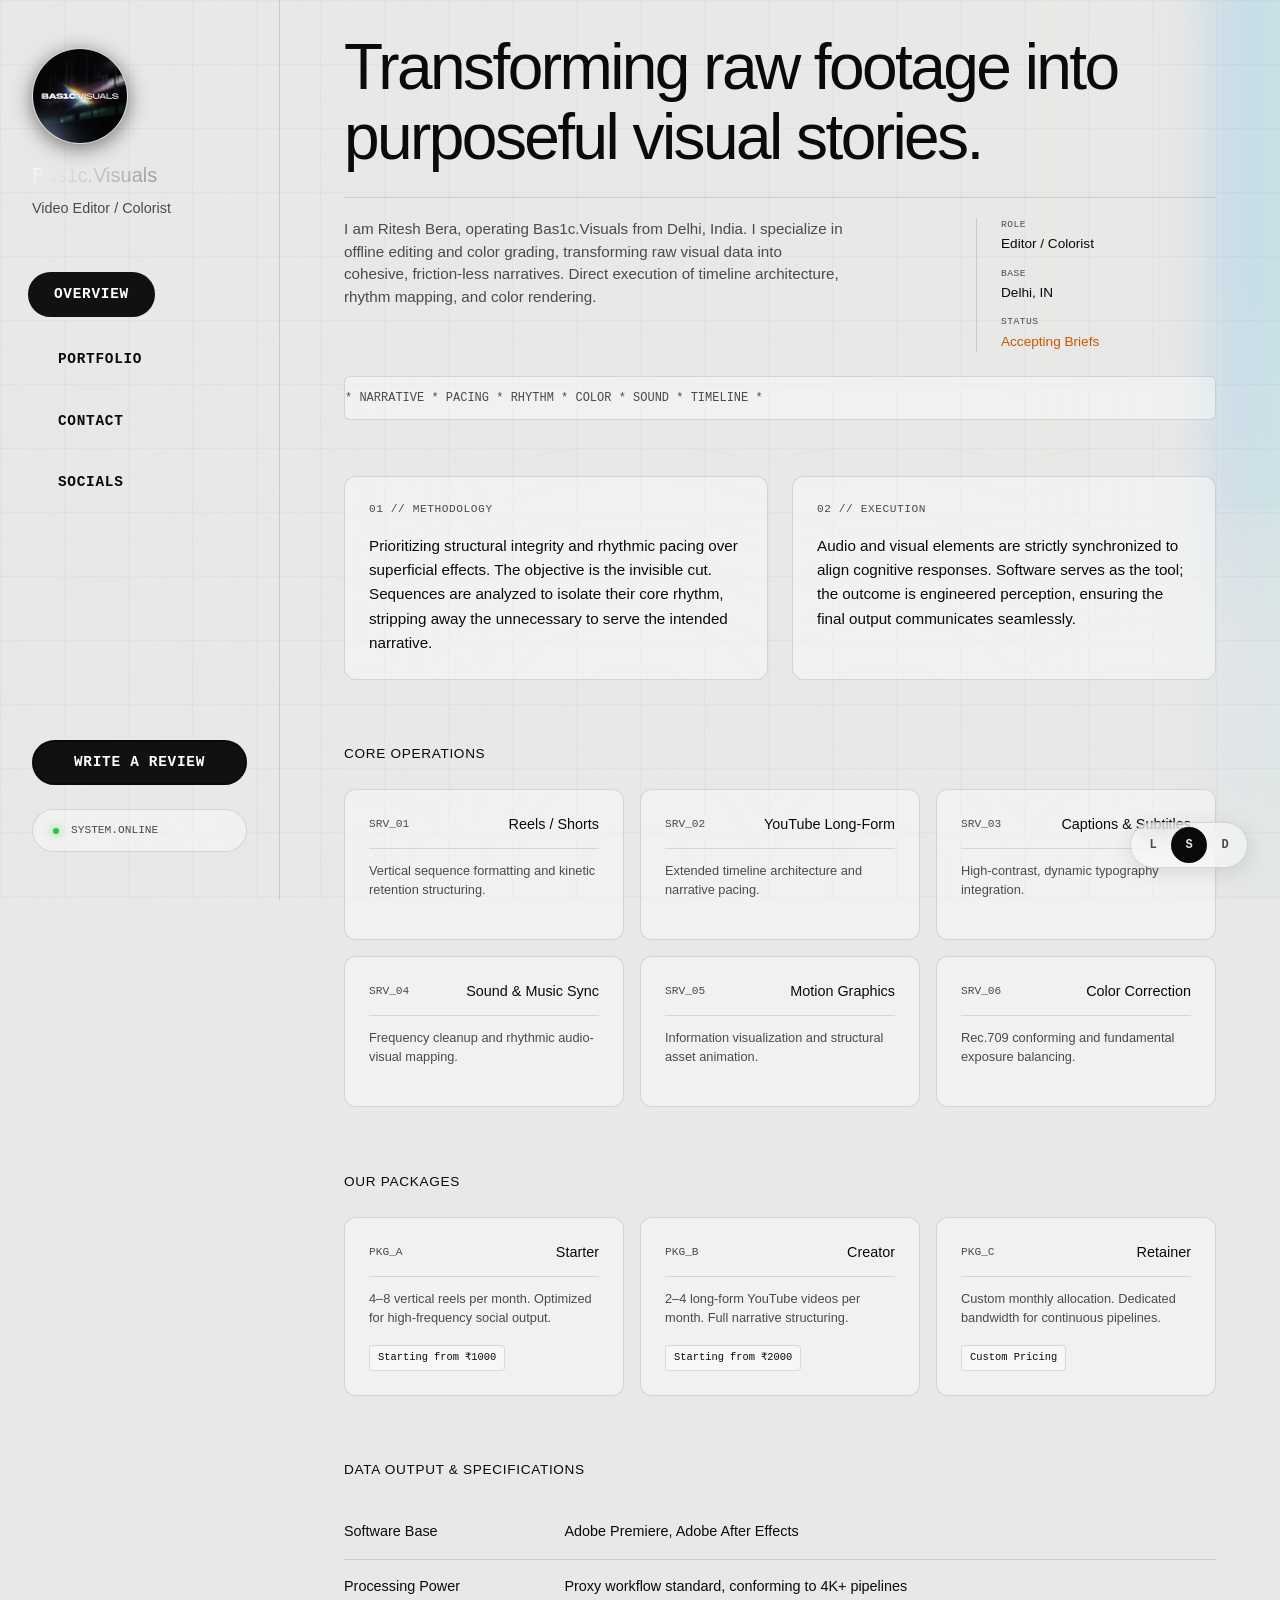
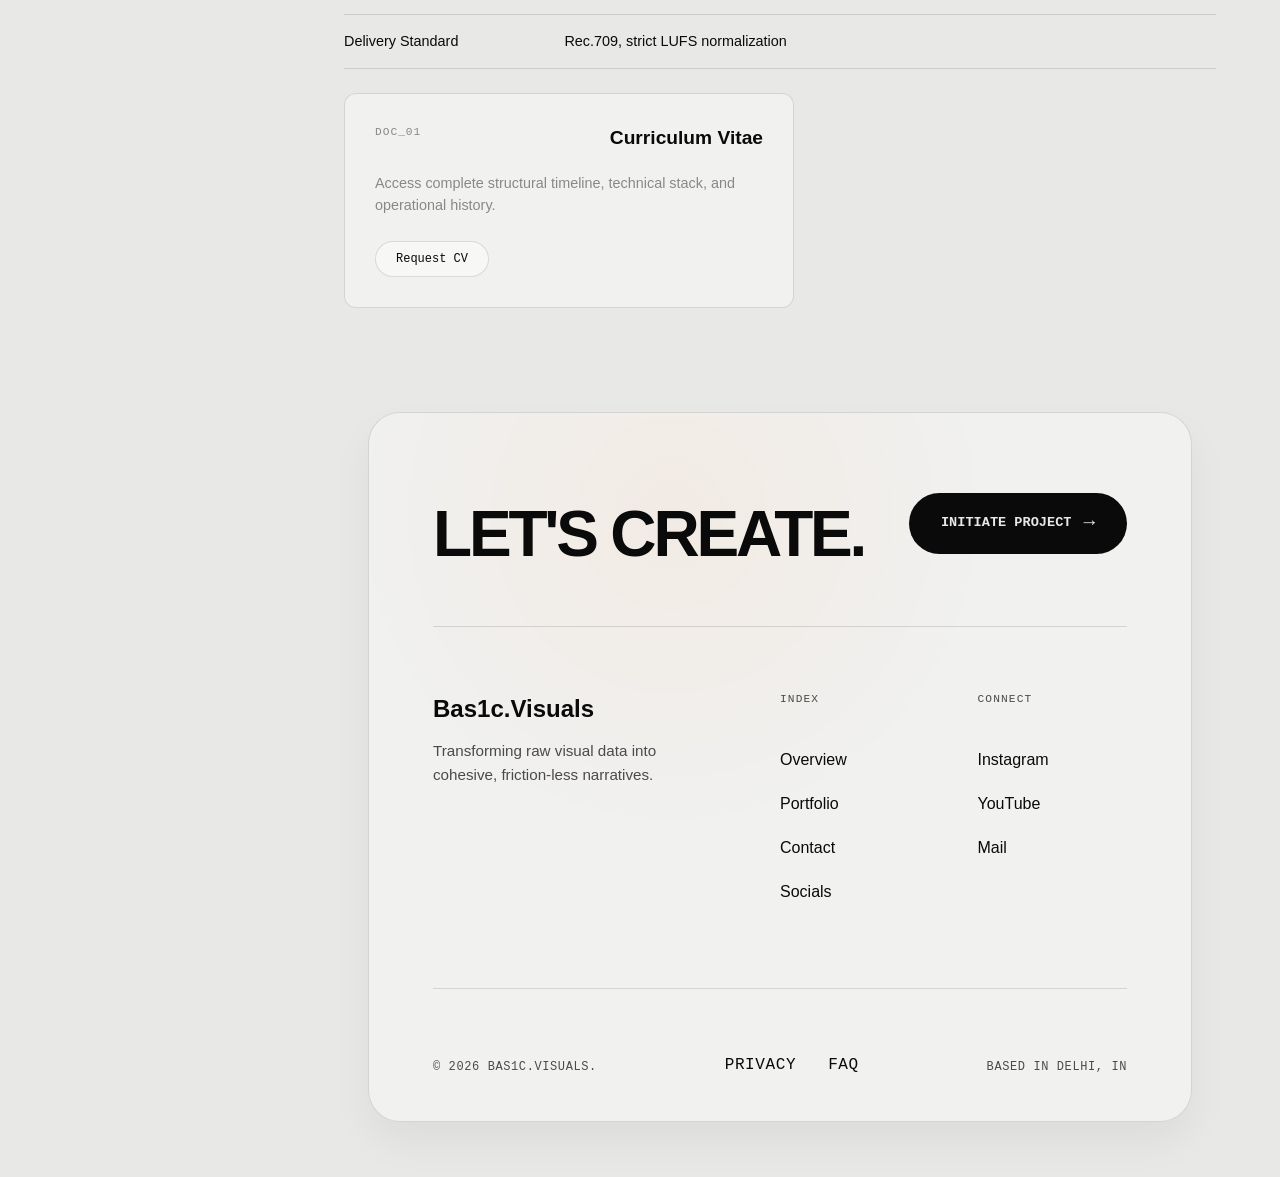
<file: index.html>
<!DOCTYPE html>
<html lang="en">
<head>
    <meta charset="UTF-8">
    <script>
        (function() {
            const storedTheme = localStorage.getItem('bas1c-theme') || 'system';
            document.documentElement.setAttribute('data-theme', storedTheme);
        })();
    </script>
    <meta name="theme-color" content="#050505">
    <meta http-equiv="Content-Security-Policy" content="default-src 'self'; img-src 'self' data: https://upload.wikimedia.org; style-src 'self' 'unsafe-inline' https://fonts.googleapis.com; font-src 'self' https://fonts.gstatic.com; frame-src 'self' https://www.youtube.com; media-src 'self' https://www.youtube.com;">
    <meta http-equiv="X-Content-Type-Options" content="nosniff">
    <meta name="referrer" content="strict-origin-when-cross-origin">
    <meta name="viewport" content="width=device-width, initial-scale=1.0">
    <meta name="description" content="Bas1c.Visuals portfolio — video editing and color grading. Timeline architecture, rhythm mapping, and cinematic finishing based in Delhi, India.">
    <title>Bas1c.Visuals | Overview</title>

    <meta property="og:type" content="website">
    <meta property="og:title" content="Bas1c.Visuals | Overview">
    <meta property="og:image" content="assets/Logo.webp">
    <link rel="canonical" href="index.html">
    <link rel="stylesheet" href="css/style.css">
    <link rel="stylesheet" href="css/responsive.css">
    <link rel="icon" href="assets/Logo.webp" type="image/webp">
    <link rel="apple-touch-icon" sizes="180x180" href="assets/Logo.webp">
</head>
<body>
    <div class="loading" id="page-loader">
        <div class="loading-text">
            <span class="loading-text-words">L</span>
            <span class="loading-text-words">O</span>
            <span class="loading-text-words">A</span>
            <span class="loading-text-words">D</span>
            <span class="loading-text-words">I</span>
            <span class="loading-text-words">N</span>
            <span class="loading-text-words">G</span>
        </div>
    </div>
    
    <div class="theme-toggle-wrapper" id="theme-toggle">
        <button class="theme-btn" data-set-theme="light" aria-label="Light Theme">L</button>
        <button class="theme-btn active" data-set-theme="system" aria-label="System Auto">S</button>
        <button class="theme-btn" data-set-theme="dark" aria-label="Dark Theme">D</button>
        <div class="theme-indicator"></div>
    </div>

    <div id="welcome-overlay" class="welcome-overlay">
        <div class="welcome-glitch-container">
            <h2 class="welcome-text glitch-layer cyan-layer">BAS1C.VISUALS</h2>
            <h2 class="welcome-text glitch-layer red-layer">BAS1C.VISUALS</h2>
            <h2 class="welcome-text glitch-layer base-layer">BAS1C.VISUALS</h2>
        </div>
        <div class="welcome-subtext">SYSTEM INITIALIZATION</div>
    </div>
    
    <div id="cursor"></div>
    <div id="intent-hud"></div>

    <div class="layout-grid">
        <aside class="sidebar">
            <div class="brand-header">
                <img src="assets/Logo.webp" alt="Bas1c.Visuals Avatar" class="brand-avatar" loading="lazy">
                <div class="brand-info">
                    <div class="brand-name">Bas1c.Visuals</div>
                    <div class="brand-title">Video Editor / Colorist</div>
                </div>
            </div>
            <nav class="nav-menu" aria-label="Primary Navigation">
                <a href="index.html" class="nav-link active">Overview</a>
                <a href="work.html" class="nav-link">Portfolio</a>
                <a href="contact.html" class="nav-link">Contact</a>
                <a href="network.html" class="nav-link">Socials</a>
            </nav>
            <a href="https://docs.google.com/forms/d/e/1FAIpQLSduDXGZCUWHftw2VyI1yGoDCRQh9wgXF5pEQPaOI63HoUo8tQ/viewform?embedded=true" target="_blank"
rel="noopener noreferrer" class="review-btn">Write a Review</a>
            <div class="status-module" id="easter-egg-trigger">
                <div class="status-dot blinking"></div>
                <span class="system-text">SYSTEM.ONLINE</span>
            </div>
        </aside>

        <main class="content-area" id="main-content">
            <section class="reveal-block hero-section">
                <h1 class="hero-title">Transforming raw footage into purposeful visual stories.</h1>
                <div class="hero-meta">
                    <p class="body-text">I am Ritesh Bera, operating Bas1c.Visuals from Delhi, India. I specialize in offline editing and color grading, transforming raw visual data into cohesive, friction-less narratives. Direct execution of timeline architecture, rhythm mapping, and color rendering.</p>
                    <div class="quick-stats">
                        <div class="stat-box"><span class="stat-lbl">Role</span><span class="stat-val">Editor / Colorist</span></div>
                        <div class="stat-box"><span class="stat-lbl">Base</span><span class="stat-val">Delhi, IN</span></div>
                        <div class="stat-box"><span class="stat-lbl">Status</span><span class="stat-val status-green">Accepting Briefs</span></div>
                    </div>
                </div>
            </section>

            <section class="reveal-block">
                <div class="kinetic-banner">
                    <div class="kinetic-text">* NARRATIVE * PACING * RHYTHM * COLOR * SOUND * TIMELINE *</div>
                    <div class="kinetic-text">* NARRATIVE * PACING * RHYTHM * COLOR * SOUND * TIMELINE *</div>
                    <div class="kinetic-text">* NARRATIVE * PACING * RHYTHM * COLOR * SOUND * TIMELINE *</div>
                </div>
            </section>

            <section class="reveal-block about-grid">
                <div class="about-card">
                    <span class="card-id">01 // METHODOLOGY</span>
                    <p>Prioritizing structural integrity and rhythmic pacing over superficial effects. The objective is the invisible cut. Sequences are analyzed to isolate their core rhythm, stripping away the unnecessary to serve the intended narrative.</p>
                </div>
                <div class="about-card">
                    <span class="card-id">02 // EXECUTION</span>
                    <p>Audio and visual elements are strictly synchronized to align cognitive responses. Software serves as the tool; the outcome is engineered perception, ensuring the final output communicates seamlessly.</p>
                </div>
            </section>

            <section class="reveal-block" style="margin-top: 40px;">
                <h2 class="section-title">Core Operations</h2>
                <div class="operations-grid" style="grid-template-columns: repeat(auto-fit, minmax(240px, 1fr));">
                    <div class="op-card">
                        <div class="op-header"><span class="op-id">SRV_01</span><h3 class="op-title">Reels / Shorts</h3></div>
                        <p class="op-desc">Vertical sequence formatting and kinetic retention structuring.</p>
                    </div>
                    <div class="op-card">
                        <div class="op-header"><span class="op-id">SRV_02</span><h3 class="op-title">YouTube Long-Form</h3></div>
                        <p class="op-desc">Extended timeline architecture and narrative pacing.</p>
                    </div>
                    <div class="op-card">
                        <div class="op-header"><span class="op-id">SRV_03</span><h3 class="op-title">Captions & Subtitles</h3></div>
                        <p class="op-desc">High-contrast, dynamic typography integration.</p>
                    </div>
                    <div class="op-card">
                        <div class="op-header"><span class="op-id">SRV_04</span><h3 class="op-title">Sound & Music Sync</h3></div>
                        <p class="op-desc">Frequency cleanup and rhythmic audio-visual mapping.</p>
                    </div>
                    <div class="op-card">
                        <div class="op-header"><span class="op-id">SRV_05</span><h3 class="op-title">Motion Graphics</h3></div>
                        <p class="op-desc">Information visualization and structural asset animation.</p>
                    </div>
                    <div class="op-card">
                        <div class="op-header"><span class="op-id">SRV_06</span><h3 class="op-title">Color Correction</h3></div>
                        <p class="op-desc">Rec.709 conforming and fundamental exposure balancing.</p>
                    </div>
                </div>
            </section>

            <section class="reveal-block" style="margin-top: 40px;">
                <h2 class="section-title">Our Packages</h2>
                <div class="operations-grid">
                    <div class="op-card">
                        <div class="op-header"><span class="op-id">PKG_A</span><h3 class="op-title">Starter</h3></div>
                        <p class="op-desc">4–8 vertical reels per month. Optimized for high-frequency social output.</p>
                        <span class="op-tool">Starting from ₹1000</span>
                    </div>
                    <div class="op-card">
                        <div class="op-header"><span class="op-id">PKG_B</span><h3 class="op-title">Creator</h3></div>
                        <p class="op-desc">2–4 long-form YouTube videos per month. Full narrative structuring.</p>
                        <span class="op-tool">Starting from ₹2000</span>
                    </div>
                    <div class="op-card">
                        <div class="op-header"><span class="op-id">PKG_C</span><h3 class="op-title">Retainer</h3></div>
                        <p class="op-desc">Custom monthly allocation. Dedicated bandwidth for continuous pipelines.</p>
                        <span class="op-tool">Custom Pricing</span>
                    </div>
                </div>
            </section>

            <section class="reveal-block" style="margin-top: 40px;">
                <h2 class="section-title">Data Output & Specifications</h2>
                <table class="data-table" style="margin-bottom: 24px;">
                    <tbody>
                        <tr><td>Software Base</td><td>Adobe Premiere, Adobe After Effects</td></tr>
                        <tr><td>Processing Power</td><td>Proxy workflow standard, conforming to 4K+ pipelines</td></tr>
                        <tr><td>Delivery Standard</td><td>Rec.709, strict LUFS normalization</td></tr>
                    </tbody>
                </table>
                <a href="contact.html" class="cv-download-card">
                    <div class="cv-header">
                        <span class="cv-id">DOC_01</span>
                        <h3>Curriculum Vitae</h3>
                    </div>
                    <p>Access complete structural timeline, technical stack, and operational history.</p>
                    <div class="cv-tag">Request CV</div>
                </a>
            </section>

            <footer class="global-footer reveal-block">
    <div class="footer-cta">
        <h2 class="massive-title">LET'S CREATE.</h2>
        <a href="contact.html" class="cta-pill">Initiate Project <span class="arrow">→</span></a>
    </div>
    
    <div class="footer-divider"></div>
    
    <div class="footer-grid">
        <div class="footer-brand">
            <span>Bas1c.Visuals</span>
            <p>Transforming raw visual data into cohesive, friction-less narratives.</p>
        </div>
        <nav class="footer-links" aria-label="Footer Navigation">
            <span class="grid-title">Index</span>
            <a href="index.html" class="hover-line">Overview</a>
            <a href="work.html" class="hover-line">Portfolio</a>
            <a href="contact.html" class="hover-line">Contact</a>
            <a href="network.html" class="hover-line">Socials</a>
        </nav>
        <div class="footer-social">
            <span class="grid-title">Connect</span>
            <a href="https://www.instagram.com/bas1c.visuals/" target="_blank" rel="noopener noreferrer" class="hover-line">Instagram</a>
            <a href="https://www.youtube.com/@bas1c.visuals" target="_blank" rel="noopener noreferrer" class="hover-line">YouTube</a>
            <a href="mailto:riteshbera2006@gmail.com" class="hover-line">Mail</a>
        </div>
    </div>

    <div class="footer-divider"></div>
    
    <div class="footer-bottom">
        <span>&copy; <span id="dynamic-year">2026</span> Bas1c.Visuals.</span>
        <div class="footer-legal">
            <a href="privacy.html" class="hover-line">Privacy</a>
            <a href="faq.html" class="hover-line">FAQ</a>
        </div>
        <span>Based in Delhi, IN</span>
    </div>
</footer>
        </main>
    </div>

    <div id="easter-egg-modal" class="modal-overlay">
        <div class="easter-egg-card">
            <button id="close-modal" class="close-btn">×</button>
            <div class="ee-subtitle">(Easter Egg)</div>
            <img src="assets/Logo.webp" alt="Bas1c.Visuals logo" class="ee-photo" loading="lazy">
            <h3 class="ee-text">Hello there you found me!</h3>
        </div>
    </div>
    <button id="scroll-top-btn" aria-label="Scroll to top">↑</button>
    <script src="js/main.js"></script>
</body>
</html>
</file>
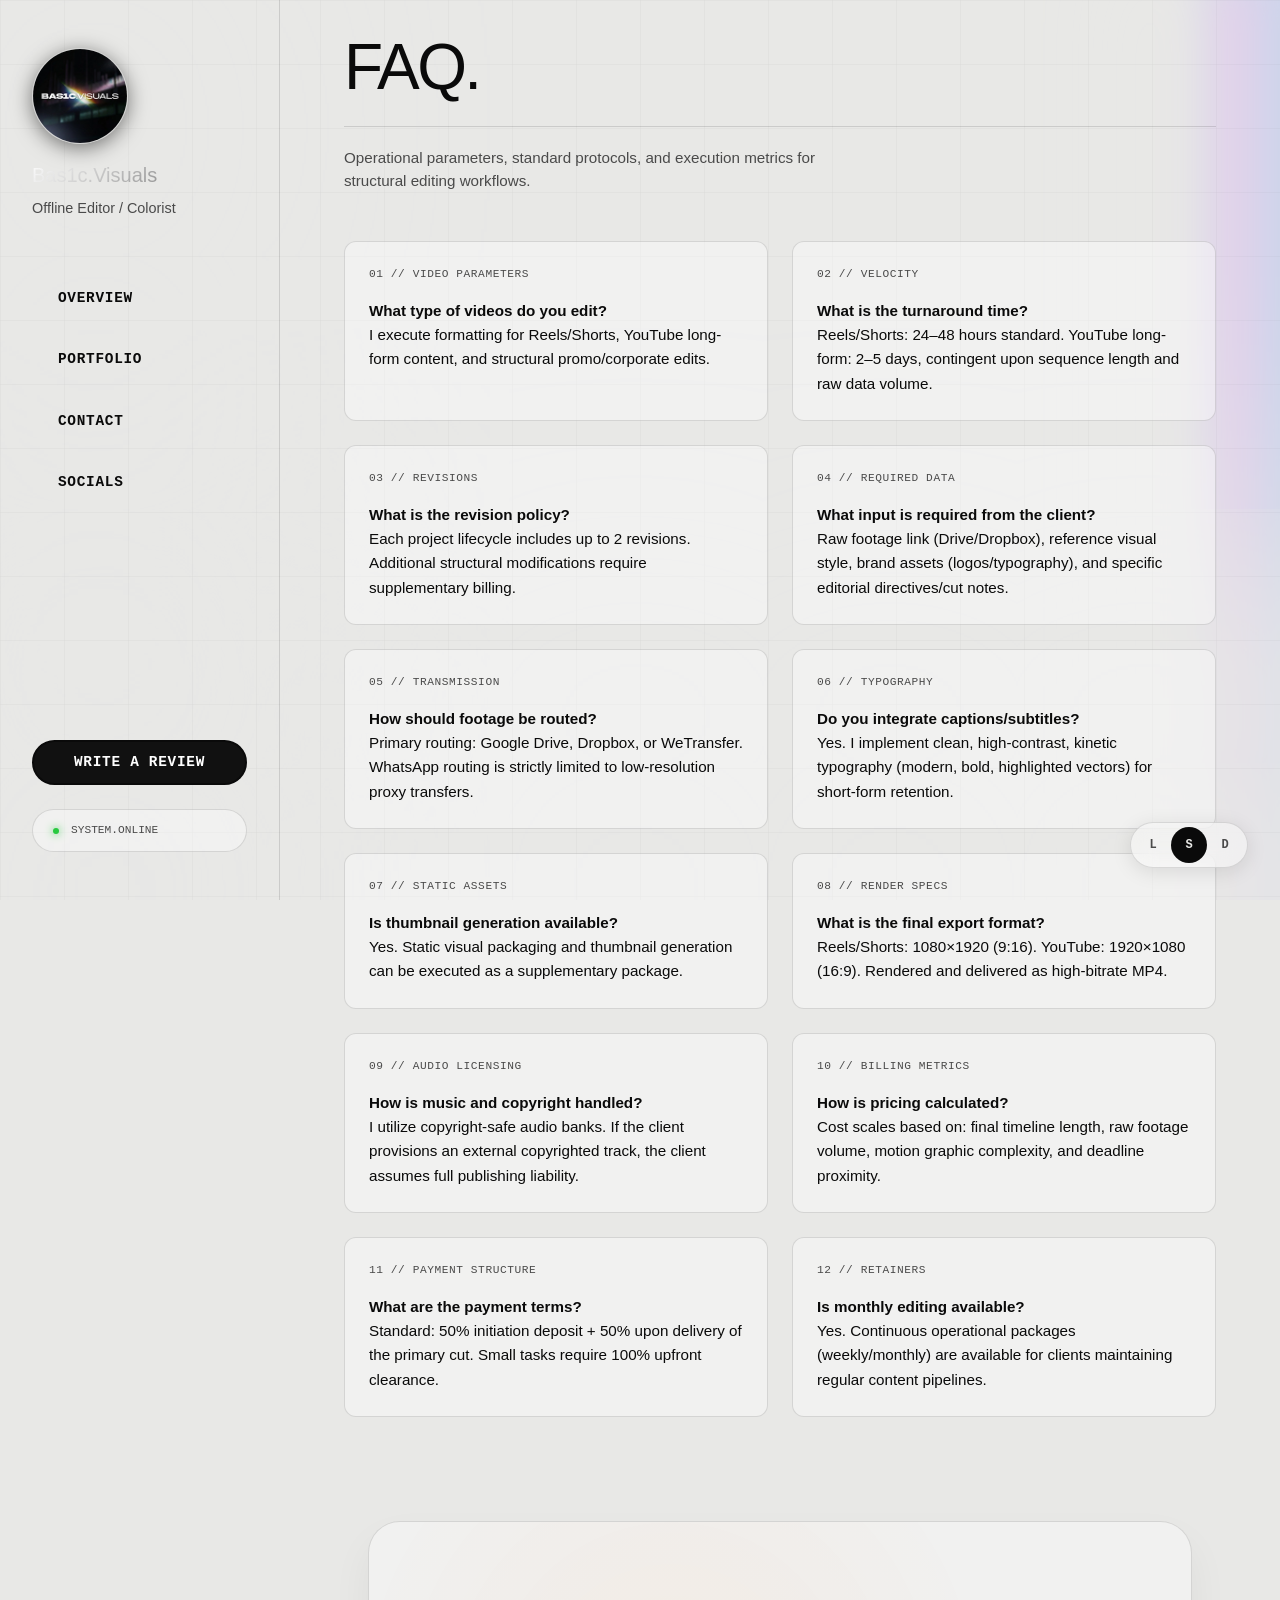
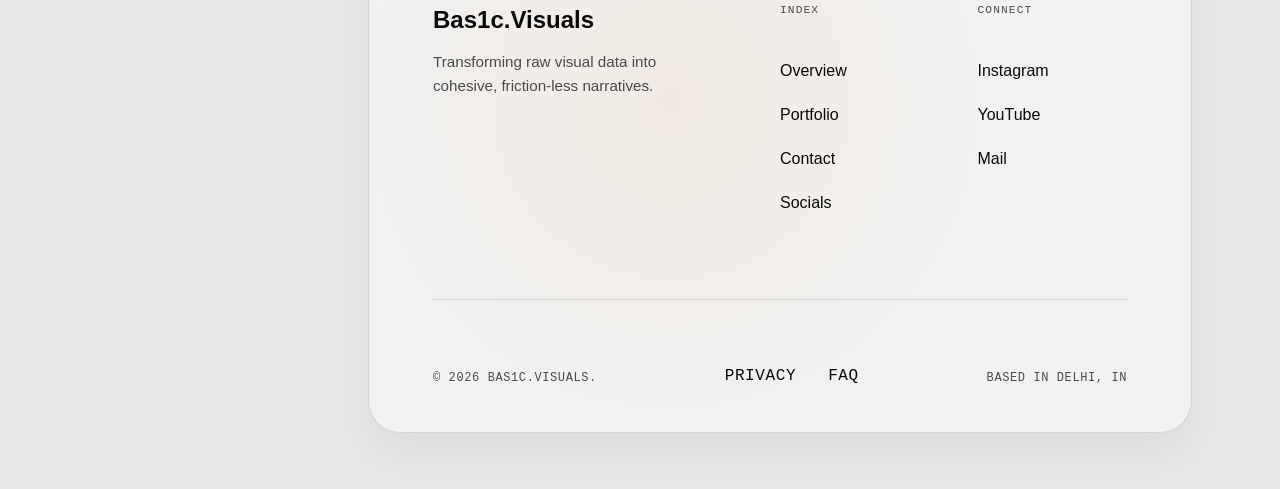
<file: faq.html>
<!DOCTYPE html>
<html lang="en">
<head>
    <meta charset="UTF-8">
    <script>
        (function() {
            const storedTheme = localStorage.getItem('bas1c-theme') || 'system';
            document.documentElement.setAttribute('data-theme', storedTheme);
        })();
    </script>
    <meta name="theme-color" content="#050505">
    <meta http-equiv="Content-Security-Policy" content="default-src 'self'; img-src 'self' data: https://upload.wikimedia.org;style-src 'self' 'unsafe-inline' https://fonts.googleapis.com; font-src 'self' https://fonts.gstatic.com; frame-src 'self' https://www.youtube.com; media-src 'self' https://www.youtube.com;">
    <meta http-equiv="X-Content-Type-Options" content="nosniff">
    <meta name="referrer" content="strict-origin-when-cross-origin">
    <meta name="viewport" content="width=device-width, initial-scale=1.0">
    <meta name="description" content="Operational parameters and frequently asked questions for Bas1c.Visuals editing services.">
    
    <title>Bas1c.Visuals | FAQ</title>

    <meta property="og:type" content="website">
    <meta property="og:title" content="Bas1c.Visuals | FAQ">
    <meta property="og:description" content="Operational parameters and frequently asked questions for Bas1c.Visuals editing services.">
    <meta property="og:image" content="assets/Logo.webp">
    <link rel="canonical" href="faq.html">

    <link rel="stylesheet" href="css/style.css">
    <link rel="stylesheet" href="css/responsive.css">
    <link rel="icon" href="assets/Logo.webp" type="image/webp">
    <link rel="apple-touch-icon" sizes="180x180" href="assets/Logo.webp">
</head>
<body>
    <div class="loading" id="page-loader">
        <div class="loading-text">
            <span class="loading-text-words">L</span>
            <span class="loading-text-words">O</span>
            <span class="loading-text-words">A</span>
            <span class="loading-text-words">D</span>
            <span class="loading-text-words">I</span>
            <span class="loading-text-words">N</span>
            <span class="loading-text-words">G</span>
        </div>
    </div>
    
    <div class="theme-toggle-wrapper" id="theme-toggle">
        <button class="theme-btn" data-set-theme="light" aria-label="Light Theme">L</button>
        <button class="theme-btn active" data-set-theme="system" aria-label="System Auto">S</button>
        <button class="theme-btn" data-set-theme="dark" aria-label="Dark Theme">D</button>
        <div class="theme-indicator"></div>
    </div>
    <div class="spotlight-grid"></div>
    <div id="cursor"></div>
    <div id="intent-hud"></div>

    <div class="layout-grid">
        <aside class="sidebar">
            <div class="brand-header">
                <img src="assets/Logo.webp" alt="Bas1c.Visuals Avatar" class="brand-avatar" loading="lazy">
                <div class="brand-info">
                    <div class="brand-name">Bas1c.Visuals</div>
                    <div class="brand-title">Offline Editor / Colorist</div>
                </div>
            </div>
            <nav class="nav-menu" aria-label="Primary Navigation">
                <a href="index.html" class="nav-link">Overview</a>
                <a href="work.html" class="nav-link">Portfolio</a>
                <a href="contact.html" class="nav-link">Contact</a>
                <a href="network.html" class="nav-link">Socials</a>
            </nav>
            <a href="https://docs.google.com/forms/d/e/1FAIpQLSduDXGZCUWHftw2VyI1yGoDCRQh9wgXF5pEQPaOI63HoUo8tQ/viewform?embedded=true" target="_blank"
rel="noopener noreferrer" class="review-btn">Write a Review</a>
            <div class="status-module" id="easter-egg-trigger">
                <div class="status-dot blinking"></div>
                <span class="system-text">SYSTEM.ONLINE</span>
            </div>
        </aside>

        <main class="content-area" id="main-content">
            <section class="reveal-block hero-section">
                <h1 class="hero-title">FAQ.</h1>
                <div class="hero-meta">
                    <p class="body-text">Operational parameters, standard protocols, and execution metrics for structural editing workflows.</p>
                </div>
            </section>

            <section class="reveal-block about-grid" style="margin-top: 24px;">
                <div class="about-card">
                    <span class="card-id">01 // VIDEO PARAMETERS</span>
                    <p><strong>What type of videos do you edit?</strong><br>I execute formatting for Reels/Shorts, YouTube long-form content, and structural promo/corporate edits.</p>
                </div>
                
                <div class="about-card">
                    <span class="card-id">02 // VELOCITY</span>
                    <p><strong>What is the turnaround time?</strong><br>Reels/Shorts: 24–48 hours standard. YouTube long-form: 2–5 days, contingent upon sequence length and raw data volume.</p>
                </div>

                <div class="about-card">
                    <span class="card-id">03 // REVISIONS</span>
                    <p><strong>What is the revision policy?</strong><br>Each project lifecycle includes up to 2 revisions. Additional structural modifications require supplementary billing.</p>
                </div>

                <div class="about-card">
                    <span class="card-id">04 // REQUIRED DATA</span>
                    <p><strong>What input is required from the client?</strong><br>Raw footage link (Drive/Dropbox), reference visual style, brand assets (logos/typography), and specific editorial directives/cut notes.</p>
                </div>

                <div class="about-card">
                    <span class="card-id">05 // TRANSMISSION</span>
                    <p><strong>How should footage be routed?</strong><br>Primary routing: Google Drive, Dropbox, or WeTransfer. WhatsApp routing is strictly limited to low-resolution proxy transfers.</p>
                </div>

                <div class="about-card">
                    <span class="card-id">06 // TYPOGRAPHY</span>
                    <p><strong>Do you integrate captions/subtitles?</strong><br>Yes. I implement clean, high-contrast, kinetic typography (modern, bold, highlighted vectors) for short-form retention.</p>
                </div>

                <div class="about-card">
                    <span class="card-id">07 // STATIC ASSETS</span>
                    <p><strong>Is thumbnail generation available?</strong><br>Yes. Static visual packaging and thumbnail generation can be executed as a supplementary package.</p>
                </div>

                <div class="about-card">
                    <span class="card-id">08 // RENDER SPECS</span>
                    <p><strong>What is the final export format?</strong><br>Reels/Shorts: 1080×1920 (9:16). YouTube: 1920×1080 (16:9). Rendered and delivered as high-bitrate MP4.</p>
                </div>

                <div class="about-card">
                    <span class="card-id">09 // AUDIO LICENSING</span>
                    <p><strong>How is music and copyright handled?</strong><br>I utilize copyright-safe audio banks. If the client provisions an external copyrighted track, the client assumes full publishing liability.</p>
                </div>

                <div class="about-card">
                    <span class="card-id">10 // BILLING METRICS</span>
                    <p><strong>How is pricing calculated?</strong><br>Cost scales based on: final timeline length, raw footage volume, motion graphic complexity, and deadline proximity.</p>
                </div>

                <div class="about-card">
                    <span class="card-id">11 // PAYMENT STRUCTURE</span>
                    <p><strong>What are the payment terms?</strong><br>Standard: 50% initiation deposit + 50% upon delivery of the primary cut. Small tasks require 100% upfront clearance.</p>
                </div>

                <div class="about-card">
                    <span class="card-id">12 // RETAINERS</span>
                    <p><strong>Is monthly editing available?</strong><br>Yes. Continuous operational packages (weekly/monthly) are available for clients maintaining regular content pipelines.</p>
                </div>
            </section>

            <footer class="global-footer reveal-block">
    <div class="footer-grid">
        <div class="footer-brand">
            <span>Bas1c.Visuals</span>
            <p>Transforming raw visual data into cohesive, friction-less narratives.</p>
        </div>
        <nav class="footer-links" aria-label="Footer Navigation">
            <span class="grid-title">Index</span>
            <a href="index.html" class="hover-line">Overview</a>
            <a href="work.html" class="hover-line">Portfolio</a>
            <a href="contact.html" class="hover-line">Contact</a>
            <a href="network.html" class="hover-line">Socials</a>
        </nav>
        <div class="footer-social">
            <span class="grid-title">Connect</span>
            <a href="https://www.instagram.com/bas1c.visuals/" target="_blank" rel="noopener noreferrer" class="hover-line">Instagram</a>
            <a href="https://www.youtube.com/@bas1c.visuals" target="_blank" rel="noopener noreferrer" class="hover-line">YouTube</a>
            <a href="mailto:riteshbera2006@gmail.com" class="hover-line">Mail</a>
        </div>
    </div>

    <div class="footer-divider"></div>
    
    <div class="footer-bottom">
        <span>&copy; <span id="dynamic-year">2026</span> Bas1c.Visuals.</span>
        <div class="footer-legal">
            <a href="privacy.html" class="hover-line">Privacy</a>
            <a href="faq.html" class="hover-line">FAQ</a>
        </div>
        <span>Based in Delhi, IN</span>
    </div>
</footer>
        </main>
    </div>

    <div id="easter-egg-modal" class="modal-overlay">
        <div class="easter-egg-card">
            <button id="close-modal" class="close-btn">×</button>
            <div class="ee-subtitle">(Easter Egg)</div>
            <img src="assets/Logo.webp" alt="Bas1c.Visuals logo" class="ee-photo" loading="lazy">
            <h3 class="ee-text">Hello there you found me!</h3>
        </div>
    </div>
    <button id="scroll-top-btn" aria-label="Scroll to top">↑</button>
    <script src="js/main.js"></script>
</body>
</html>
</file>
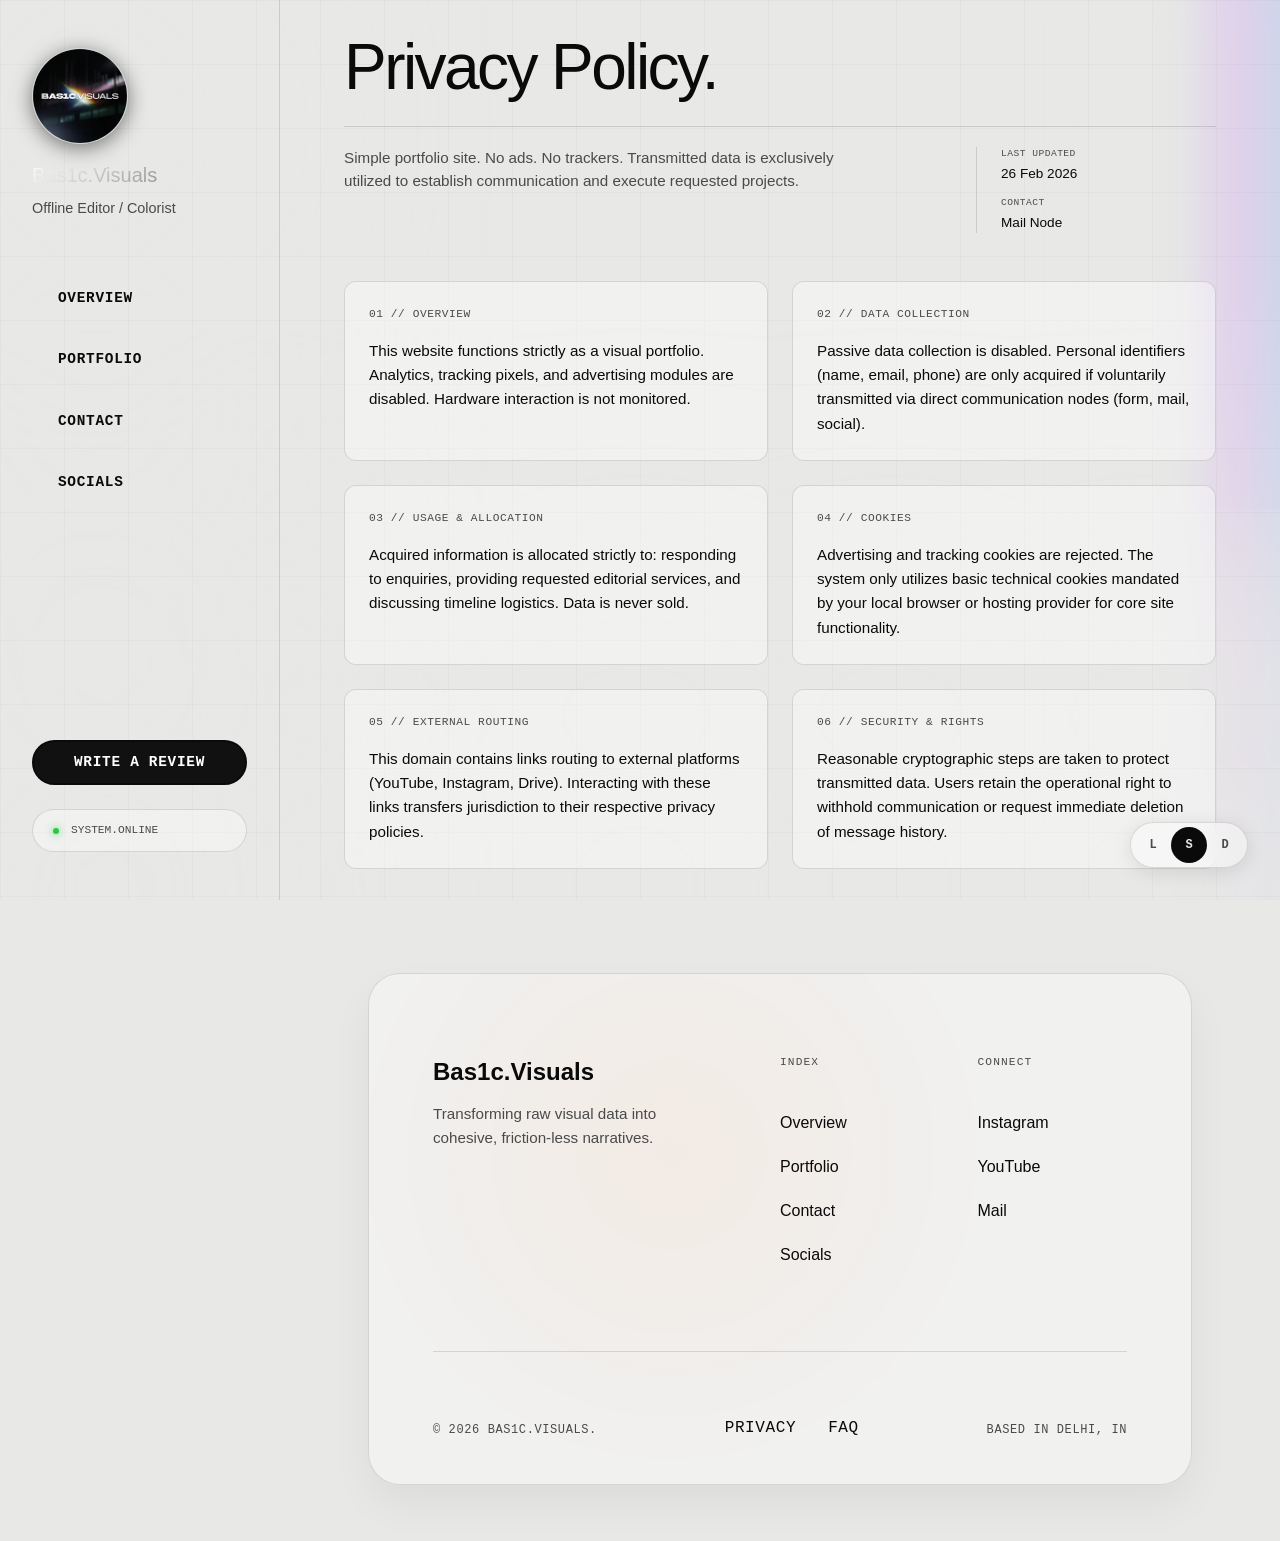
<file: privacy.html>
<!DOCTYPE html>
<html lang="en">
<head>
    <meta charset="UTF-8">
    <script>
        (function() {
            const storedTheme = localStorage.getItem('bas1c-theme') || 'system';
            document.documentElement.setAttribute('data-theme', storedTheme);
        })();
    </script>
    <meta name="theme-color" content="#050505">
    <meta http-equiv="Content-Security-Policy" content="default-src 'self'; img-src 'self' data: https://upload.wikimedia.org; style-src 'self' 'unsafe-inline' https://fonts.googleapis.com; font-src 'self' https://fonts.gstatic.com; frame-src 'self' https://www.youtube.com; media-src 'self' https://www.youtube.com;">
    <meta http-equiv="X-Content-Type-Options" content="nosniff">
    <meta name="referrer" content="strict-origin-when-cross-origin">
    <meta name="viewport" content="width=device-width, initial-scale=1.0">
    <meta name="description" content="Bas1c.Visuals portfolio — offline editing and color grading. Timeline architecture, rhythm mapping, and cinematic finishing based in Delhi, India.">
    <title>Bas1c.Visuals | Privacy</title>

    <meta property="og:type" content="website">
    <meta property="og:title" content="Bas1c.Visuals | Privacy">
    <meta property="og:image" content="assets/Logo.webp">
    <link rel="canonical" href="privacy.html">
    <link rel="stylesheet" href="css/style.css">
    <link rel="stylesheet" href="css/responsive.css">
    <link rel="icon" href="assets/Logo.webp" type="image/webp">
    <link rel="apple-touch-icon" sizes="180x180" href="assets/Logo.webp">
</head>
<body>
    <div class="loading" id="page-loader">
        <div class="loading-text">
            <span class="loading-text-words">L</span>
            <span class="loading-text-words">O</span>
            <span class="loading-text-words">A</span>
            <span class="loading-text-words">D</span>
            <span class="loading-text-words">I</span>
            <span class="loading-text-words">N</span>
            <span class="loading-text-words">G</span>
        </div>
    </div>
    
    <div class="theme-toggle-wrapper" id="theme-toggle">
        <button class="theme-btn" data-set-theme="light" aria-label="Light Theme">L</button>
        <button class="theme-btn active" data-set-theme="system" aria-label="System Auto">S</button>
        <button class="theme-btn" data-set-theme="dark" aria-label="Dark Theme">D</button>
        <div class="theme-indicator"></div>
    </div>
    <div class="spotlight-grid"></div>
    <div id="cursor"></div>
    <div id="intent-hud"></div>

    <div class="layout-grid">
        <aside class="sidebar">
            <div class="brand-header">
                <img src="assets/Logo.webp" alt="Bas1c.Visuals Avatar" class="brand-avatar" loading="lazy">
                <div class="brand-info">
                    <div class="brand-name">Bas1c.Visuals</div>
                    <div class="brand-title">Offline Editor / Colorist</div>
                </div>
            </div>
            <nav class="nav-menu" aria-label="Primary Navigation">
                <a href="index.html" class="nav-link">Overview</a>
                <a href="work.html" class="nav-link">Portfolio</a>
                <a href="contact.html" class="nav-link">Contact</a>
                <a href="network.html" class="nav-link">Socials</a>
            </nav>
            <a href="https://docs.google.com/forms/d/e/1FAIpQLSduDXGZCUWHftw2VyI1yGoDCRQh9wgXF5pEQPaOI63HoUo8tQ/viewform?embedded=true" target="_blank"
rel="noopener noreferrer" class="review-btn">Write a Review</a>
            <div class="status-module" id="easter-egg-trigger">
                <div class="status-dot blinking"></div>
                <span class="system-text">SYSTEM.ONLINE</span>
            </div>
        </aside>

        <main class="content-area" id="main-content">
            <section class="reveal-block hero-section">
                <h1 class="hero-title">Privacy Policy.</h1>
                <div class="hero-meta">
                    <p class="body-text">Simple portfolio site. No ads. No trackers. Transmitted data is exclusively utilized to establish communication and execute requested projects.</p>
                    <div class="quick-stats">
                        <div class="stat-box"><span class="stat-lbl">Last Updated</span><span class="stat-val">26 Feb 2026</span></div>
                        <div class="stat-box"><span class="stat-lbl">Contact</span><span class="stat-val"><a href="mailto:riteshbera2006@gmail.com" style="color: inherit; text-decoration: none;">Mail Node</a></span></div>
                    </div>
                </div>
            </section>

            <section class="reveal-block about-grid" style="margin-top: 24px;">
                <div class="about-card">
                    <span class="card-id">01 // OVERVIEW</span>
                    <p>This website functions strictly as a visual portfolio. Analytics, tracking pixels, and advertising modules are disabled. Hardware interaction is not monitored.</p>
                </div>
                
                <div class="about-card">
                    <span class="card-id">02 // DATA COLLECTION</span>
                    <p>Passive data collection is disabled. Personal identifiers (name, email, phone) are only acquired if voluntarily transmitted via direct communication nodes (form, mail, social).</p>
                </div>

                <div class="about-card">
                    <span class="card-id">03 // USAGE & ALLOCATION</span>
                    <p>Acquired information is allocated strictly to: responding to enquiries, providing requested editorial services, and discussing timeline logistics. Data is never sold.</p>
                </div>

                <div class="about-card">
                    <span class="card-id">04 // COOKIES</span>
                    <p>Advertising and tracking cookies are rejected. The system only utilizes basic technical cookies mandated by your local browser or hosting provider for core site functionality.</p>
                </div>

                <div class="about-card">
                    <span class="card-id">05 // EXTERNAL ROUTING</span>
                    <p>This domain contains links routing to external platforms (YouTube, Instagram, Drive). Interacting with these links transfers jurisdiction to their respective privacy policies.</p>
                </div>

                <div class="about-card">
                    <span class="card-id">06 // SECURITY & RIGHTS</span>
                    <p>Reasonable cryptographic steps are taken to protect transmitted data. Users retain the operational right to withhold communication or request immediate deletion of message history.</p>
                </div>
            </section>

           <footer class="global-footer reveal-block">
    <div class="footer-grid">
        <div class="footer-brand">
            <span>Bas1c.Visuals</span>
            <p>Transforming raw visual data into cohesive, friction-less narratives.</p>
        </div>
        <nav class="footer-links" aria-label="Footer Navigation">
            <span class="grid-title">Index</span>
            <a href="index.html" class="hover-line">Overview</a>
            <a href="work.html" class="hover-line">Portfolio</a>
            <a href="contact.html" class="hover-line">Contact</a>
            <a href="network.html" class="hover-line">Socials</a>
        </nav>
        <div class="footer-social">
            <span class="grid-title">Connect</span>
            <a href="https://www.instagram.com/bas1c.visuals/" target="_blank" rel="noopener noreferrer" class="hover-line">Instagram</a>
            <a href="https://www.youtube.com/@bas1c.visuals" target="_blank" rel="noopener noreferrer" class="hover-line">YouTube</a>
            <a href="mailto:riteshbera2006@gmail.com" class="hover-line">Mail</a>
        </div>
    </div>

    <div class="footer-divider"></div>
    
    <div class="footer-bottom">
        <span>&copy; <span id="dynamic-year">2026</span> Bas1c.Visuals.</span>
        <div class="footer-legal">
            <a href="privacy.html" class="hover-line">Privacy</a>
            <a href="faq.html" class="hover-line">FAQ</a>
        </div>
        <span>Based in Delhi, IN</span>
    </div>
</footer>
        </main>
    </div>

    <div id="easter-egg-modal" class="modal-overlay">
        <div class="easter-egg-card">
            <button id="close-modal" class="close-btn">×</button>
            <div class="ee-subtitle">(Easter Egg)</div>
            <img src="assets/Logo.webp" alt="Bas1c.Visuals logo" class="ee-photo" loading="lazy">
            <h3 class="ee-text">Hello there you found me!</h3>
        </div>
    </div>
    <button id="scroll-top-btn" aria-label="Scroll to top">↑</button>
    <script src="js/main.js"></script>
</body>
</html>
</file>
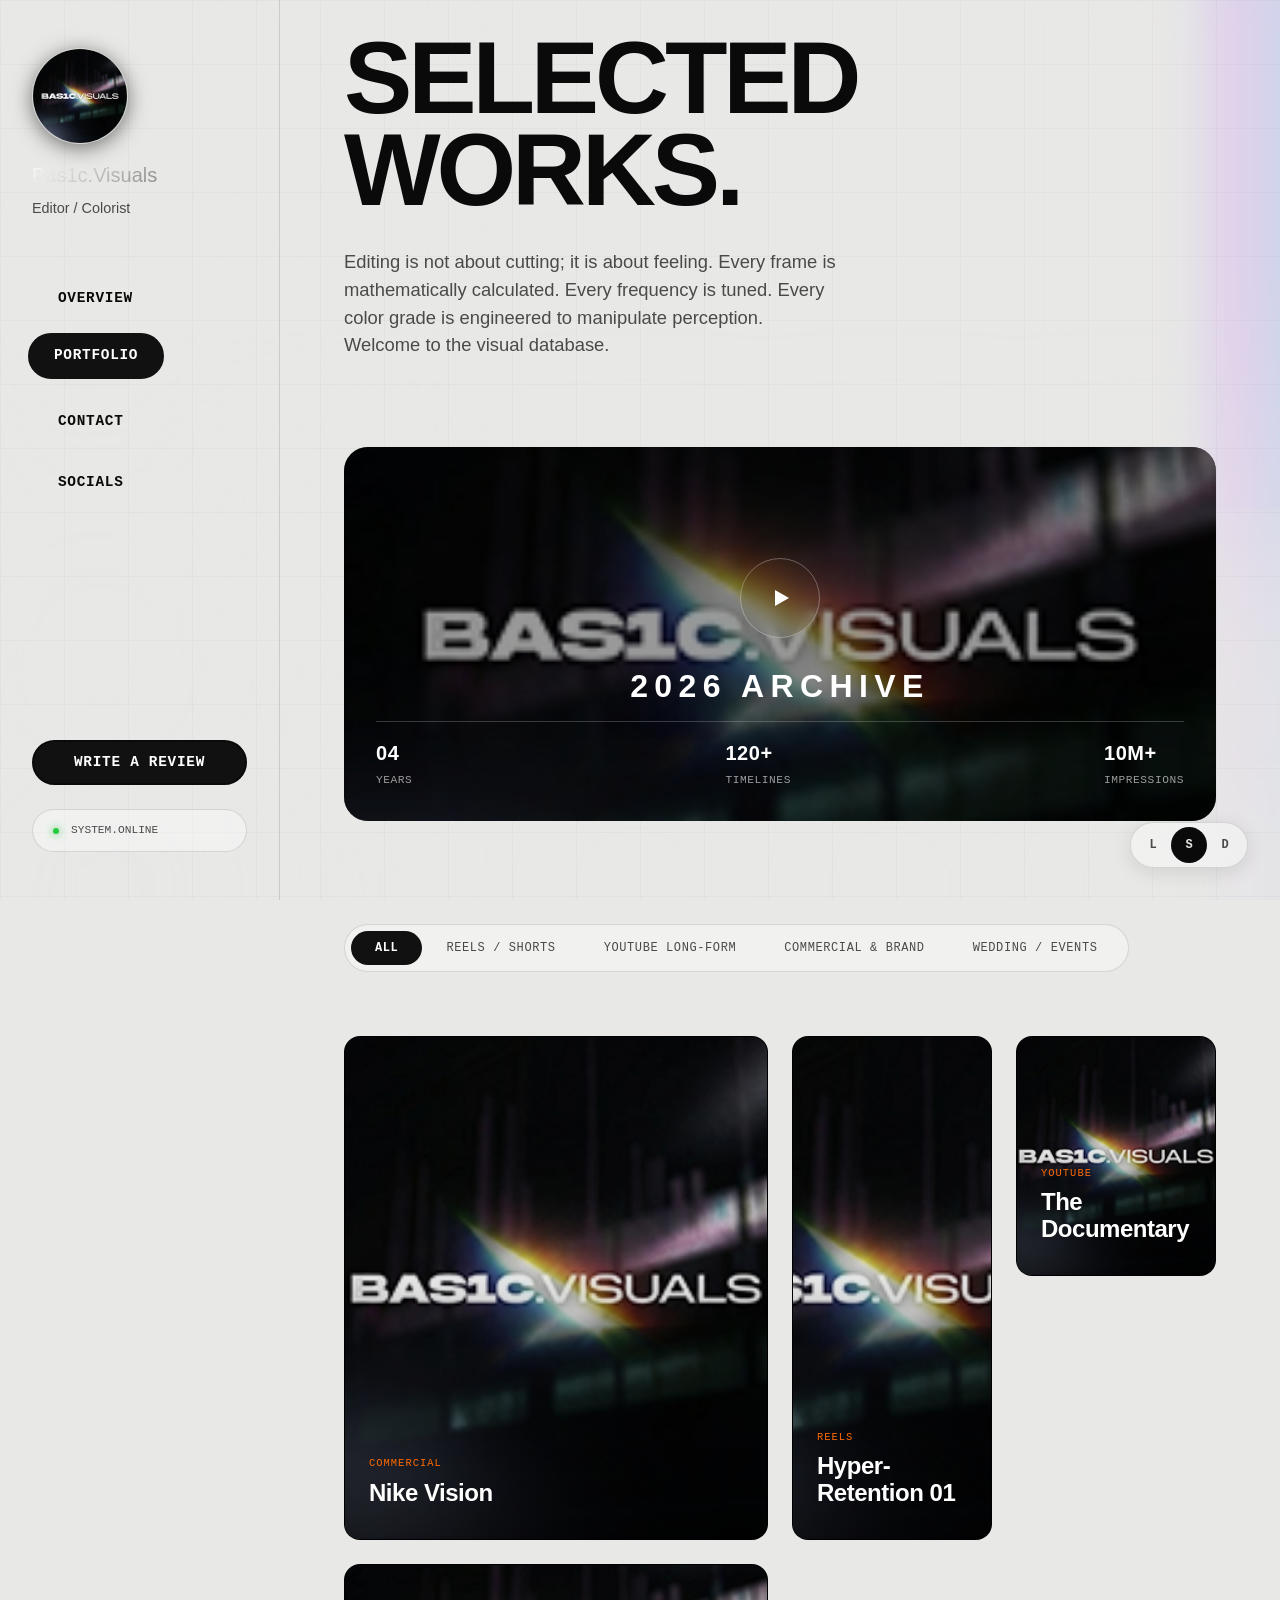
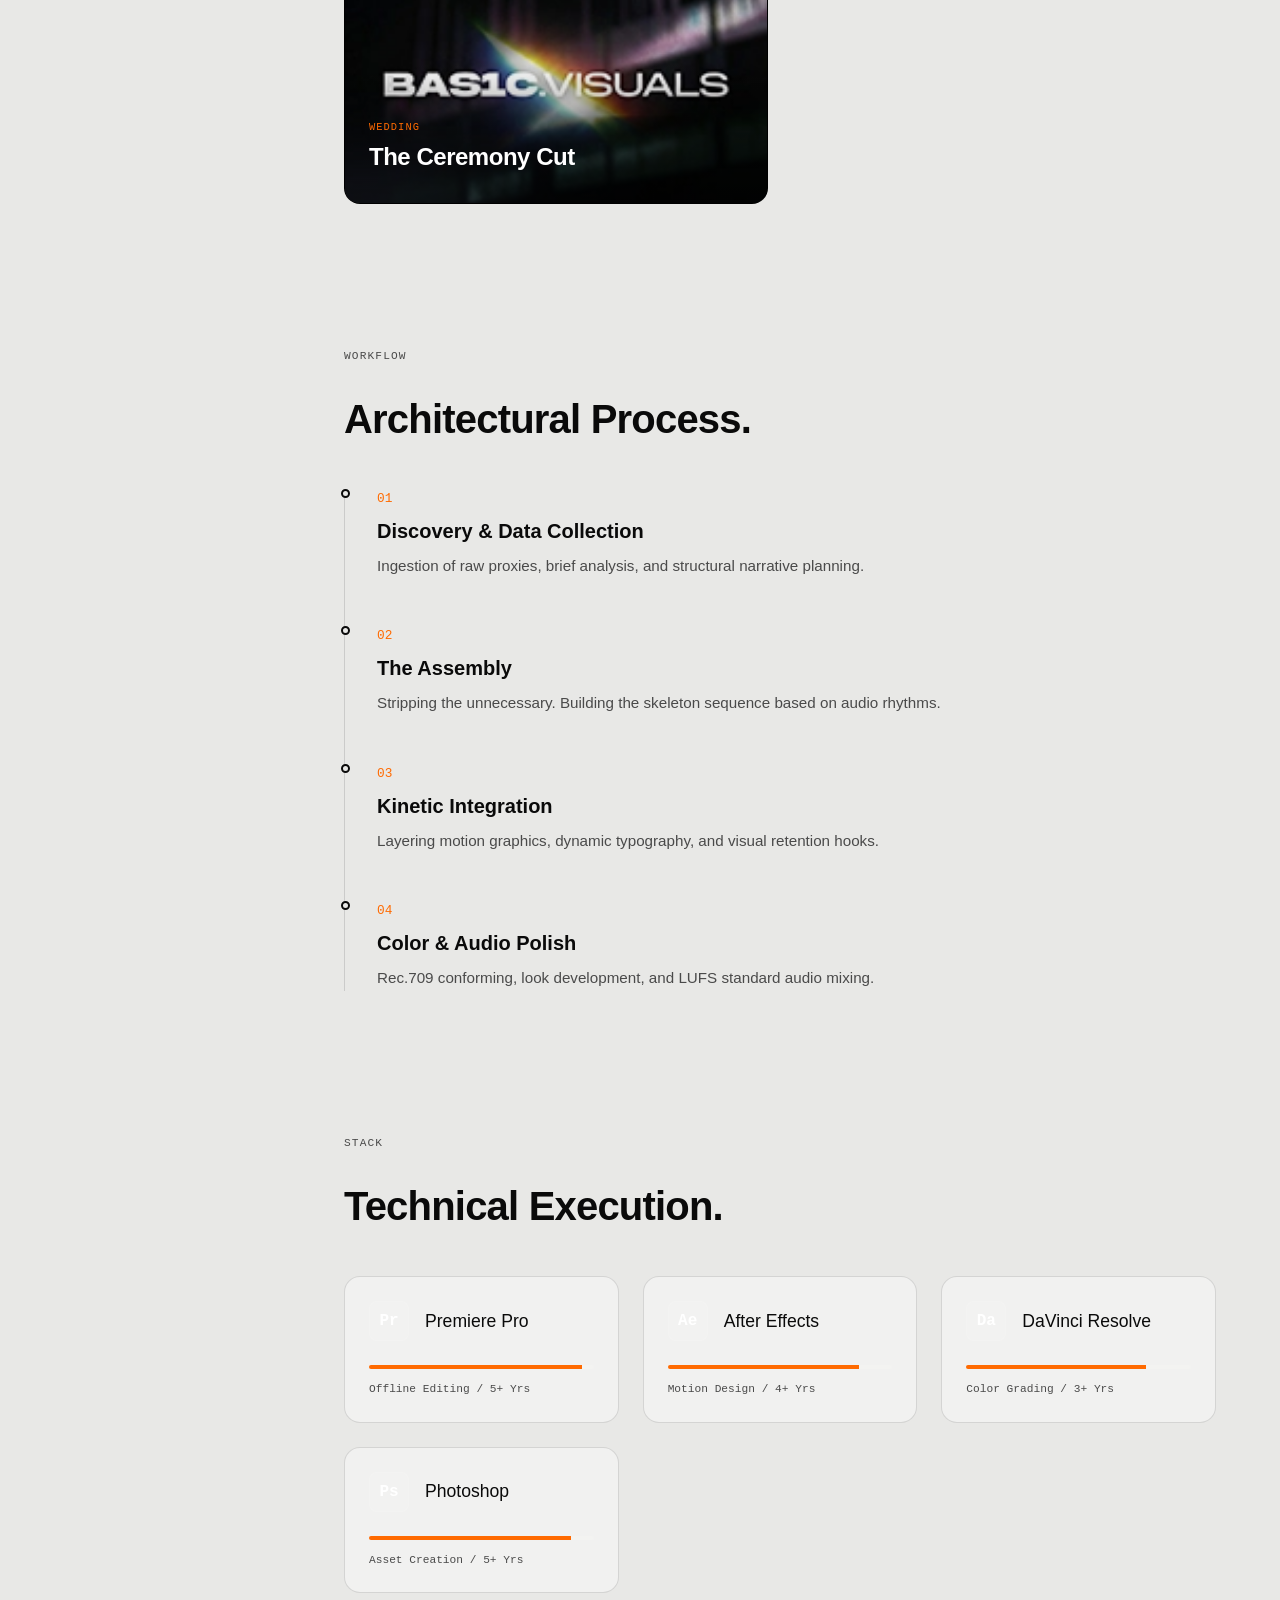
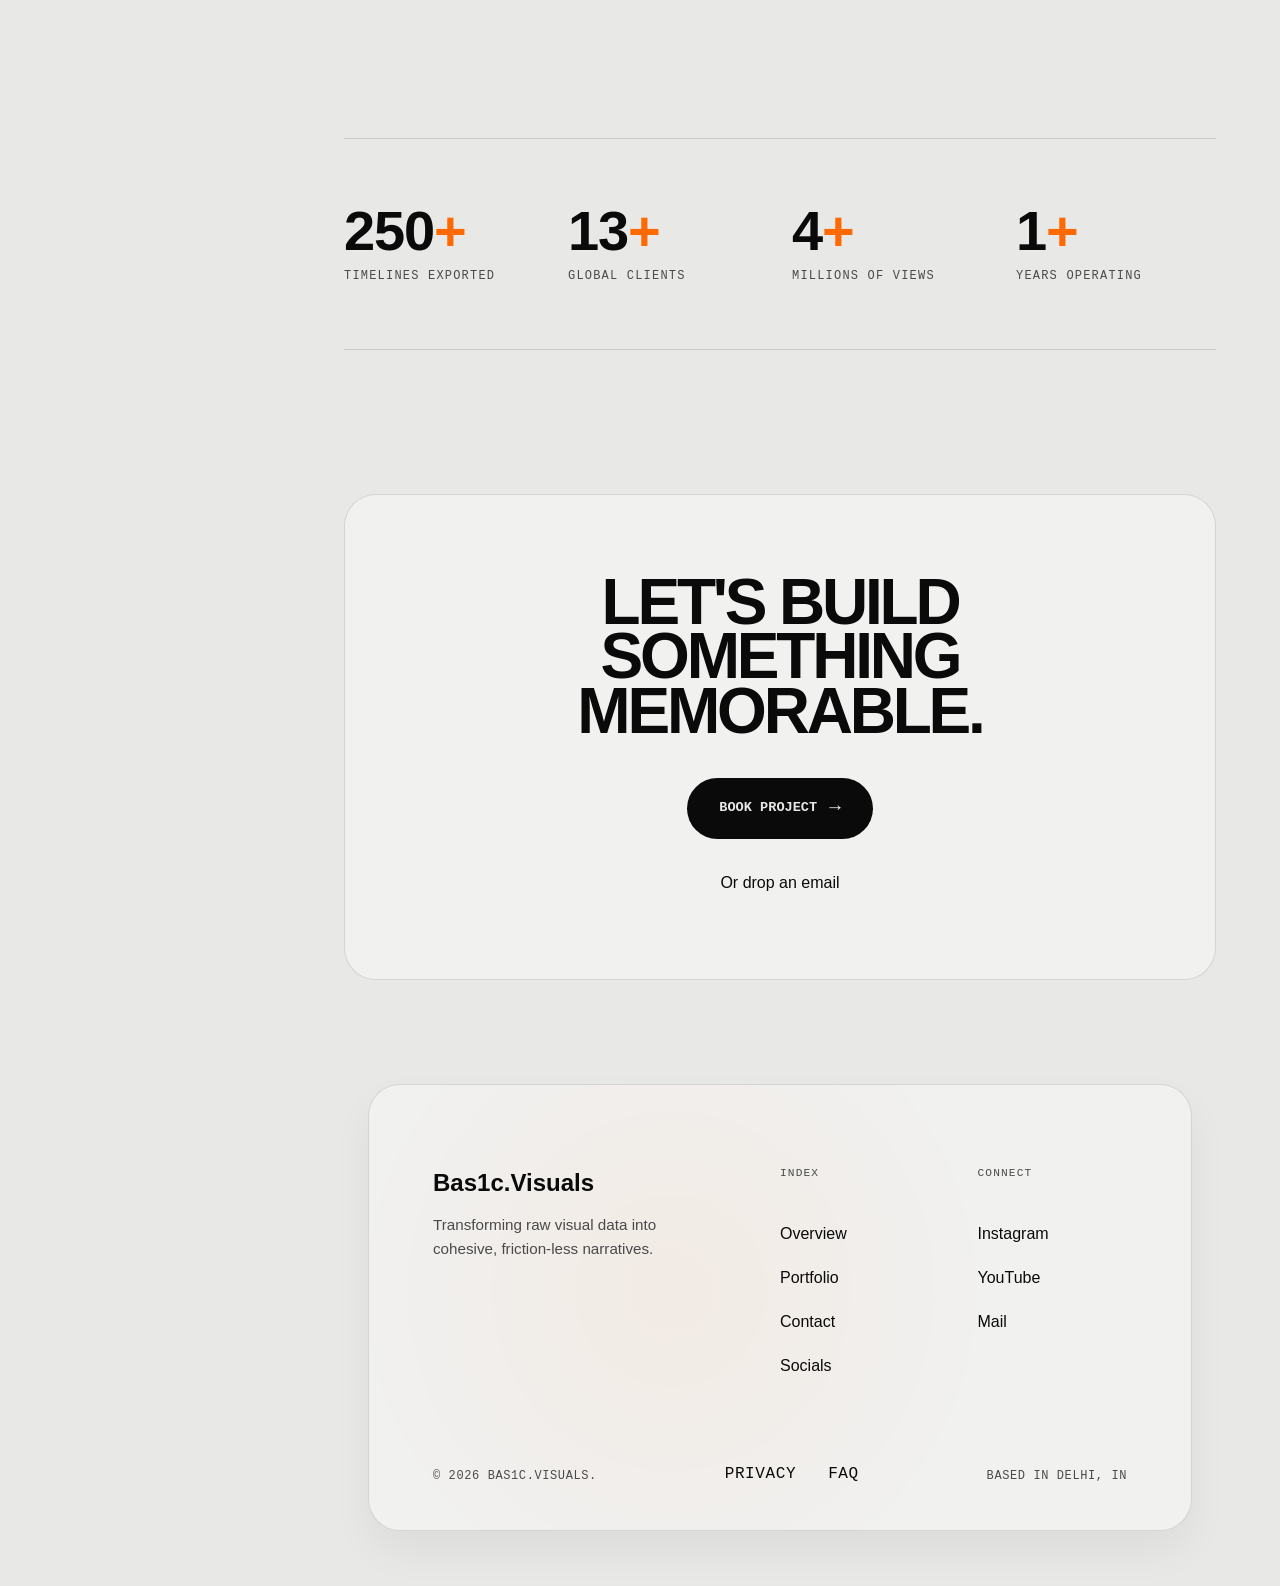
<file: work.html>
<!DOCTYPE html>
<html lang="en">
<head>
    <meta charset="UTF-8">
    <script>
        (function() {
            const storedTheme = localStorage.getItem('bas1c-theme') || 'system';
            document.documentElement.setAttribute('data-theme', storedTheme);
        })();
    </script>
    <meta name="theme-color" content="#050505">
    <meta http-equiv="Content-Security-Policy" content="default-src 'self'; img-src 'self' data: https://upload.wikimedia.org; style-src 'self' 'unsafe-inline' https://fonts.googleapis.com; font-src 'self' https://fonts.gstatic.com; frame-src 'self' https://www.youtube.com; media-src 'self' https://www.youtube.com;">
    <meta http-equiv="X-Content-Type-Options" content="nosniff">
    <meta name="referrer" content="strict-origin-when-cross-origin">
    <meta name="viewport" content="width=device-width, initial-scale=1.0">
    <meta name="description" content="Bas1c.Visuals Database — Selected works in timeline architecture, motion, and color grading.">
    <title>Bas1c.Visuals | Database</title>
    <meta property="og:type" content="website">
    <meta property="og:title" content="Bas1c.Visuals | Database">
    <meta property="og:description" content="Selected works in timeline architecture, motion, and color grading.">
    <meta property="og:image" content="assets/Logo.webp">
    <link rel="canonical" href="work.html">
    <link rel="stylesheet" href="css/style.css">
    <link rel="stylesheet" href="css/responsive.css">
    <link rel="icon" href="assets/Logo.webp" type="image/webp">
</head>
<body class="portfolio-body">
    <!-- Loaders & HUD -->
    <div class="loading" id="page-loader">
        <div class="loading-text">
            <span class="loading-text-words">L</span><span class="loading-text-words">O</span><span class="loading-text-words">A</span><span class="loading-text-words">D</span><span class="loading-text-words">I</span><span class="loading-text-words">N</span><span class="loading-text-words">G</span>
        </div>
    </div>
    
    <div class="theme-toggle-wrapper" id="theme-toggle">
        <button class="theme-btn" data-set-theme="light" aria-label="Light Theme">L</button>
        <button class="theme-btn active" data-set-theme="system" aria-label="System Auto">S</button>
        <button class="theme-btn" data-set-theme="dark" aria-label="Dark Theme">D</button>
        <div class="theme-indicator"></div>
    </div>
    <div id="cursor"></div>
    <div id="intent-hud"></div>

    <div class="layout-grid">
        <!-- Sidebar Navigation -->
        <aside class="sidebar">
            <div class="brand-header">
                <img src="assets/Logo.webp" alt="Bas1c.Visuals Avatar" class="brand-avatar" loading="lazy">
                <div class="brand-info">
                    <div class="brand-name">Bas1c.Visuals</div>
                    <div class="brand-title">Editor / Colorist</div>
                </div>
            </div>
            <nav class="nav-menu" aria-label="Primary Navigation">
                <a href="index.html" class="nav-link">Overview</a>
                <a href="work.html" class="nav-link active">Portfolio</a>
                <a href="contact.html" class="nav-link">Contact</a>
                <a href="network.html" class="nav-link">Socials</a>
            </nav>
            <a href="https://docs.google.com/forms/d/e/1FAIpQLSduDXGZCUWHftw2VyI1yGoDCRQh9wgXF5pEQPaOI63HoUo8tQ/viewform?embedded=true" target="_blank" rel="noopener noreferrer" class="review-btn">Write a Review</a>
            <div class="status-module">
                <div class="status-dot blinking"></div>
                <span class="system-text">SYSTEM.ONLINE</span>
            </div>
        </aside>

        <!-- Main Content -->
        <main class="content-area premium-content" id="main-content">
            
            <!-- Hero / Intro -->
            <section class="reveal-block premium-hero">
                <h1 class="stagger-heading">
                    <span class="line"><span class="word">SELECTED</span></span>
                    <span class="line"><span class="word">WORKS.</span></span>
                </h1>
                <div class="hero-manifesto">
                    <p class="body-text large-body">Editing is not about cutting; it is about feeling. Every frame is mathematically calculated. Every frequency is tuned. Every color grade is engineered to manipulate perception. Welcome to the visual database.</p>
                </div>
            </section>

            <!-- Featured Showreel -->
            <section class="reveal-block cinematic-showreel" data-cursor="PLAY">
                <div class="showreel-container" id="showreel-trigger" data-video="https://youtube.com/shorts/iOYpJz5XvV0?feature=share" data-title="2026 Archive" data-category="Showreel" data-client="Bas1c.Visuals" data-year="2026" data-duration="0:45" data-software="Premiere Pro, DaVinci Resolve" data-role="Editor & Colorist" data-style="Portfolio Reel" data-deliverables="Showreel" data-desc="Selected archive reel for Bas1c.Visuals portfolio work.">
                    <img src="assets/Logo.webp" alt="Showreel Cover" class="showreel-poster">
                    <div class="showreel-overlay">
                        <div class="play-ring">
                            <span class="play-triangle"></span>
                        </div>
                        <h2 class="showreel-title">2026 ARCHIVE</h2>
                    </div>
                    <div class="showreel-stats">
                        <div class="sr-stat"><span>04</span>Years</div>
                        <div class="sr-stat"><span>120+</span>Timelines</div>
                        <div class="sr-stat"><span>10M+</span>Impressions</div>
                    </div>
                </div>
            </section>

            <!-- Segmented Filters -->
            <section class="reveal-block filter-section">
                <div class="segmented-control">
                    <button class="seg-btn active" data-filter="all">All</button>
                    <button class="seg-btn" data-filter="reels">Reels / Shorts</button>
                    <button class="seg-btn" data-filter="youtube">YouTube Long-Form</button>
                    <button class="seg-btn" data-filter="commercial">Commercial & Brand</button>
                    <button class="seg-btn" data-filter="wedding">Wedding / Events</button>
                    <div class="seg-indicator"></div>
                </div>
            </section>

            <!-- Asymmetrical Editorial Grid -->
            <section class="reveal-block">
                <div class="editorial-grid" id="portfolio-grid">
                    
                    <!-- Item 1: Large Featured (Spans 2 columns, 2 rows) -->
                    <article class="ed-card card-large" data-category="commercial" 
                        data-video="https://youtube.com/shorts/iOYpJz5XvV0?feature=share"
                        data-title="Nike Vision" data-client="Nike" data-year="2026" data-duration="0:45"
                        data-software="Premiere Pro, DaVinci Resolve" data-role="Lead Editor & Colorist"
                        data-style="Kinetic, High-Contrast" data-deliverables="1x Hero, 3x Cutdowns, 9:16 Assets"
                        data-desc="A high-octane commercial edit focusing on aggressive transients and dynamic speed-ramping to match the brand's athletic intensity.">
                        <div class="ed-media"><img src="assets/Logo.webp" alt="Nike Vision" loading="lazy"><div class="ed-overlay"></div></div>
                        <div class="ed-meta">
                            <div class="ed-cat">Commercial</div>
                            <h3 class="ed-title">Nike Vision</h3>
                            <div class="ed-client">Nike // 2026</div>
                        </div>
                    </article>

                    <!-- Item 2: Vertical Reel (Spans 1 column, 2 rows) -->
                    <article class="ed-card card-vertical" data-category="reels" 
                        data-video="https://youtube.com/shorts/gVOAzwQZLbY?feature=share"
                        data-title="Hyper-Retention 01" data-client="Creator Agency" data-year="2025" data-duration="0:60"
                        data-software="Premiere Pro, After Effects" data-role="Offline Editor"
                        data-style="Fast-Paced, Typographic" data-deliverables="Vertical Short"
                        data-desc="Optimized for algorithmic retention. High-frequency cuts mixed with dynamic motion typography.">
                        <div class="ed-media"><img src="assets/Logo.webp" alt="Reel" loading="lazy"><div class="ed-overlay"></div></div>
                        <div class="ed-meta">
                            <div class="ed-cat">Reels</div>
                            <h3 class="ed-title">Hyper-Retention 01</h3>
                            <div class="ed-client">Creator Agency // 2025</div>
                        </div>
                    </article>

                    <!-- Item 3: Standard (Spans 1 column, 1 row) -->
                    <article class="ed-card card-standard" data-category="youtube" 
                        data-video="https://youtube.com/shorts/Cttu5ZxhQOU?feature=share"
                        data-title="The Documentary" data-client="Independent" data-year="2025" data-duration="12:30"
                        data-software="Premiere Pro, Audition" data-role="Editor"
                        data-style="Narrative, Paced" data-deliverables="16:9 Long-Form"
                        data-desc="A deeply narrative-driven YouTube documentary. Pacing was drastically slowed down to let the interviews breathe.">
                        <div class="ed-media"><img src="assets/Logo.webp" alt="Doc" loading="lazy"><div class="ed-overlay"></div></div>
                        <div class="ed-meta">
                            <div class="ed-cat">YouTube</div>
                            <h3 class="ed-title">The Documentary</h3>
                            <div class="ed-client">Independent // 2025</div>
                        </div>
                    </article>

                    <!-- Item 4: Horizontal (Spans 2 columns, 1 row) -->
                    <article class="ed-card card-horizontal" data-category="wedding" 
                        data-video="https://youtube.com/shorts/7dIrqzSuMUQ?feature=share"
                        data-title="The Ceremony Cut" data-client="Private Client" data-year="2026" data-duration="5:00"
                        data-software="Premiere Pro, DaVinci Resolve" data-role="Editor & Colorist"
                        data-style="Cinematic, Film Emulation" data-deliverables="Hero Film, Teaser"
                        data-desc="A cinematic wedding film focusing on emotional audio-syncing and a custom Kodak 2383 film emulation color grade.">
                        <div class="ed-media"><img src="assets/Logo.webp" alt="Wedding" loading="lazy"><div class="ed-overlay"></div></div>
                        <div class="ed-meta">
                            <div class="ed-cat">Wedding</div>
                            <h3 class="ed-title">The Ceremony Cut</h3>
                            <div class="ed-client">Private Client // 2026</div>
                        </div>
                    </article>

                </div>
            </section>

            <!-- Process Timeline -->
            <section class="reveal-block section-spacing">
                <div class="section-header">
                    <span class="grid-title">Workflow</span>
                    <h2 class="editorial-h2">Architectural Process.</h2>
                </div>
                <div class="process-timeline">
                    <div class="process-step">
                        <div class="step-num">01</div>
                        <h3>Discovery & Data Collection</h3>
                        <p>Ingestion of raw proxies, brief analysis, and structural narrative planning.</p>
                    </div>
                    <div class="process-step">
                        <div class="step-num">02</div>
                        <h3>The Assembly</h3>
                        <p>Stripping the unnecessary. Building the skeleton sequence based on audio rhythms.</p>
                    </div>
                    <div class="process-step">
                        <div class="step-num">03</div>
                        <h3>Kinetic Integration</h3>
                        <p>Layering motion graphics, dynamic typography, and visual retention hooks.</p>
                    </div>
                    <div class="process-step">
                        <div class="step-num">04</div>
                        <h3>Color & Audio Polish</h3>
                        <p>Rec.709 conforming, look development, and LUFS standard audio mixing.</p>
                    </div>
                </div>
            </section>

            <!-- Software Stack -->
            <section class="reveal-block section-spacing">
                <div class="section-header">
                    <span class="grid-title">Stack</span>
                    <h2 class="editorial-h2">Technical Execution.</h2>
                </div>
                <div class="software-grid">
                    <div class="software-card">
                        <div class="sw-header"><span>Pr</span><h4>Premiere Pro</h4></div>
                        <div class="sw-progress"><div class="sw-fill" style="width: 95%"></div></div>
                        <div class="sw-meta">Offline Editing / 5+ Yrs</div>
                    </div>
                    <div class="software-card">
                        <div class="sw-header"><span>Ae</span><h4>After Effects</h4></div>
                        <div class="sw-progress"><div class="sw-fill" style="width: 85%"></div></div>
                        <div class="sw-meta">Motion Design / 4+ Yrs</div>
                    </div>
                    <div class="software-card">
                        <div class="sw-header"><span>Da</span><h4>DaVinci Resolve</h4></div>
                        <div class="sw-progress"><div class="sw-fill" style="width: 80%"></div></div>
                        <div class="sw-meta">Color Grading / 3+ Yrs</div>
                    </div>
                    <div class="software-card">
                        <div class="sw-header"><span>Ps</span><h4>Photoshop</h4></div>
                        <div class="sw-progress"><div class="sw-fill" style="width: 90%"></div></div>
                        <div class="sw-meta">Asset Creation / 5+ Yrs</div>
                    </div>
                </div>
            </section>

            <!-- Data Counters -->
            <section class="reveal-block section-spacing data-counters" id="stats-section">
                <div class="counter-box">
                    <h3 class="counter-num" data-target="250">0</h3>
                    <span class="counter-label">Timelines Exported</span>
                </div>
                <div class="counter-box">
                    <h3 class="counter-num" data-target="45">0</h3>
                    <span class="counter-label">Global Clients</span>
                </div>
                <div class="counter-box">
                    <h3 class="counter-num" data-target="15">0</h3>
                    <span class="counter-label">Millions of Views</span>
                </div>
                <div class="counter-box">
                    <h3 class="counter-num" data-target="5">0</h3>
                    <span class="counter-label">Years Operating</span>
                </div>
            </section>

            <!-- CTA -->
            <section class="reveal-block section-spacing">
                <div class="premium-cta">
                    <h2 class="massive-title">LET'S BUILD<br>SOMETHING<br>MEMORABLE.</h2>
                    <div class="cta-actions">
                        <a href="contact.html" class="cta-pill">Book Project <span class="arrow">→</span></a>
                        <a href="mailto:riteshbera2006@gmail.com" class="cta-link hover-line">Or drop an email</a>
                    </div>
                </div>
            </section>

            <!-- Global Footer (Updated Agency Style) -->
            <footer class="global-footer reveal-block">
                <div class="footer-grid">
                    <div class="footer-brand">
                        <span>Bas1c.Visuals</span>
                        <p>Transforming raw visual data into cohesive, friction-less narratives.</p>
                    </div>
                    <nav class="footer-links" aria-label="Footer Navigation">
                        <span class="grid-title">Index</span>
                        <a href="index.html" class="hover-line">Overview</a>
                        <a href="work.html" class="hover-line">Portfolio</a>
                        <a href="contact.html" class="hover-line">Contact</a>
                        <a href="network.html" class="hover-line">Socials</a>
                    </nav>
                    <div class="footer-social">
                        <span class="grid-title">Connect</span>
                        <a href="https://www.instagram.com/bas1c.visuals/" target="_blank" rel="noopener noreferrer" class="hover-line">Instagram</a>
                        <a href="https://www.youtube.com/@bas1c.visuals" target="_blank" rel="noopener noreferrer" class="hover-line">YouTube</a>
                        <a href="mailto:riteshbera2006@gmail.com" class="hover-line">Mail</a>
                    </div>
                </div>
                <div class="footer-bottom">
                    <span>&copy; <span id="dynamic-year">2026</span> Bas1c.Visuals.</span>
                    <div class="footer-legal">
                        <a href="privacy.html" class="hover-line">Privacy</a>
                        <a href="faq.html" class="hover-line">FAQ</a>
                    </div>
                    <span>Based in Delhi, IN</span>
                </div>
            </footer>
        </main>
    </div>

    <!-- The Premium Data Modal -->
    <div class="project-modal" id="project-modal">
        <div class="modal-backdrop" id="modal-backdrop"></div>
        <div class="modal-dialog">
            <button class="modal-close" id="modal-close" aria-label="Close Project">
                <svg width="24" height="24" viewBox="0 0 24 24" fill="none" stroke="currentColor" stroke-width="2"><path d="M18 6L6 18M6 6l12 12"></path></svg>
            </button>
            <div class="modal-layout">
                <div class="modal-video-col">
                    <div class="video-responsive-wrapper" id="modal-video-wrapper">
                        <iframe id="modal-iframe" src="" allow="autoplay; encrypted-media" allowfullscreen></iframe>
                    </div>
                </div>
                <div class="modal-data-col">
                    <div class="modal-cat" id="m-cat">Category</div>
                    <h2 class="modal-title" id="m-title">Project Title</h2>
                    <p class="modal-desc" id="m-desc">Project description goes here.</p>
                    
                    <div class="modal-specs">
                        <div class="spec-row"><span>Client</span><strong id="m-client">Nike</strong></div>
                        <div class="spec-row"><span>Role</span><strong id="m-role">Editor</strong></div>
                        <div class="spec-row"><span>Software</span><strong id="m-software">Premiere Pro</strong></div>
                        <div class="spec-row"><span>Style</span><strong id="m-style">Kinetic</strong></div>
                        <div class="spec-row"><span>Deliverables</span><strong id="m-deliv">1x 16:9</strong></div>
                        <div class="spec-row"><span>Duration</span><strong id="m-dur">0:00</strong></div>
                    </div>
                    
                    <a href="#" id="m-external" target="_blank" class="cta-pill modal-btn">Watch on YouTube <span class="arrow">→</span></a>
                </div>
            </div>
        </div>
    </div>
    <button id="scroll-top-btn" aria-label="Scroll to top">↑</button>
    <script src="js/main.js"></script>
</body>
</html>
</file>
<file: css/style.css>
@import url('https://fonts.googleapis.com/css2?family=Inter:wght@400;500;600&family=JetBrains+Mono:wght@400;700&family=Quattrocento+Sans&display=swap');

:root {
    --status-green: #ff6a00;
    --bg-base: #050505;
    --surface-elevated: rgba(20, 20, 20, 0.6);
    --surface-border: rgba(255, 255, 255, 0.08);
    --surface-border-hover: rgba(255, 255, 255, 0.25);
    --text-primary: #f0f0f0;
    --text-secondary: #888888;
    --accent: #ff6a00;
    --font-sans: 'Inter', -apple-system, BlinkMacSystemFont, sans-serif;
    --font-mono: 'JetBrains+Mono', monospace;
    --ease-out-expo: cubic-bezier(0.16, 1, 0.3, 1);
    --container-width: 1080px;
}

/* Theme Tokens (Light/Dark/System) */
html[data-theme="dark"] {
    /* ... */
    --status-green: #ff6a00;
}

html[data-theme="light"] {
    /* ... */
    --status-green: #cc5500;
}

@media (prefers-color-scheme: light) {
    html[data-theme="system"] {
        /* ... */
        --status-green: #cc5500;
    }
}

*, *::before, *::after {
    margin: 0; padding: 0; box-sizing: border-box;
}

html.js-enabled *, html.js-enabled *::before, html.js-enabled *::after {
    cursor: none;
}

html { overscroll-behavior: none; }
html.lenis, html.lenis body { height: auto; }
.lenis.lenis-smooth { scroll-behavior: auto !important; }
.lenis.lenis-smooth [data-lenis-prevent] { overscroll-behavior: contain; }
.lenis.lenis-stopped { overflow: hidden; }
.lenis.lenis-smooth iframe { pointer-events: none; }
body.modal-open .project-modal iframe,
body.modal-open .lightbox-overlay iframe {
    pointer-events: auto !important;
}

/* Base Texture Overlay */
body {
    background: var(--bg-base);
    color: var(--text-primary);
    font-family: var(--font-sans);
    line-height: 1.5;
    -webkit-font-smoothing: antialiased;
    opacity: 0;
    transition: opacity 0.8s var(--ease-out-expo);
    position: relative;
}

body.loaded { opacity: 1; }

::selection { background: var(--text-primary); color: var(--bg-base); }

/* Custom Interactive Cursor */
#cursor {
    position: fixed; 
    top: 0; 
    left: 0; 
    width: 14px; 
    height: 14px;
    background: #ffffff;
    border-radius: 50%;
    pointer-events: none; 
    z-index: 9999;
    transform: translate(-50%, -50%);
    transition: width 0.4s var(--ease-out-expo), height 0.4s var(--ease-out-expo), opacity 0.3s;
    mix-blend-mode: difference; 
    will-change: transform, width, height, opacity;
    opacity: 0;
}

body.hover-active #cursor { 
    width: 20px; 
    height: 20px; 
    background: #ffffff;
    border: none;
}

@keyframes hudBlink { 0%, 100% { opacity: 0.9; } 50% { opacity: 0.2; } }

#intent-hud {
    display: none;
    position: fixed; top: 0; left: 0; transform: translate(-50%, -50%);
    font-family: var(--font-mono); font-size: 0.55rem; font-weight: 700;
    text-transform: uppercase; letter-spacing: 0.2em;
    color: #ffffff; background: transparent;
    pointer-events: none; opacity: 0;
    transition: opacity 0.2s var(--ease-out-expo); z-index: 10000;
    mix-blend-mode: difference; will-change: transform, opacity;
    text-align: center; white-space: nowrap;
}

#intent-hud.active { opacity: 0.9; animation: hudBlink 1.2s ease-in-out infinite; }

/* Layout Architecture */
.layout-grid {
    display: grid;
    grid-template-columns: 280px 1fr !important;
    min-height: 100vh;
    width: 100%;
    max-width: 1600px !important;
    margin: 0 auto;
}

/* Sidebar / Navigation */
.sidebar {
    padding: 48px 32px !important;
    border-right: 1px solid var(--surface-border);
    background: transparent !important;
    position: fixed;
    top: 0;
    height: 100vh;
    display: flex;
    flex-direction: column;
    z-index: 100;
}

.brand-header { 
    margin-bottom: 56px !important; 
    display: flex; 
    flex-direction: column; 
    align-items: flex-start; 
    gap: 16px !important; 
}

.brand-avatar { 
    width: 96px; 
    height: 96px; 
    border-radius: 50%; 
    object-fit: cover; 
    border: 1px solid var(--surface-border); 
    box-shadow: 0 4px 20px rgba(0,0,0,0.5); 
}

.brand-info { display: flex; flex-direction: column; gap: 4px; }
.brand-name { font-size: 1.25rem !important; }
.brand-title { font-size: 0.9rem !important; color: var(--text-secondary); margin-top: 4px; }

.nav-menu { 
    display: flex; 
    flex-direction: column; 
    align-items: flex-start !important; /* Shrink-wraps the pill to text width */
    gap: 16px !important; 
}

.nav-link {
    display: inline-flex; align-items: center; justify-content: center;
    padding: 10px 24px !important; 
    width: fit-content; 
    color: var(--text-primary); text-decoration: none;
    font-size: 0.9rem !important; border-radius: 100px !important;
    font-family: var(--font-mono); /* Enforces technical/pixel aesthetic */
    font-weight: 600;
    text-transform: uppercase;
    letter-spacing: 0.05em;
    /* Stepped timing creates a choppy, pixelated animation frame rate */
    transition: transform 0.15s steps(3), box-shadow 0.15s steps(3), background 0s, color 0s;
    position: relative;
    z-index: 1;
    background: transparent;
    border: 2px solid transparent;
}

/* Terminate previous gradient rendering logic */
.nav-link::before, .nav-link::after {
    display: none !important;
}

/* High-contrast inverse rendering with carroty pixel shadow */
.nav-link:hover, .nav-link.active {
    background: var(--inverse-bg);
    color: var(--inverse-text) !important;
    border: 2px solid var(--text-primary);
    box-shadow: 4px 4px 0px 0px #ff6a00; /* Carroty hard-edge pixel shadow */
    transform: translate(-4px, -4px);
}

.nav-link:active {
    box-shadow: 0px 0px 0px 0px #ff6a00;
    transform: translate(0px, 0px);
    transition: none;
}

.nav-link::before {
    content: ''; position: absolute; inset: -2px; border-radius: 100px;
    background: linear-gradient(90deg, #ff6a00, #ff0055, #4300ff, #00ffcc);
    background-size: 300% 100%;
    z-index: -2;
    opacity: 0;
    filter: blur(8px);
    transition: opacity 0.4s var(--ease-out-expo), transform 0.4s var(--ease-out-expo);
    transform: scale(0.9);
}

.nav-link::after {
    content: ''; position: absolute; inset: 0; border-radius: 100px;
    background: var(--surface-elevated);
    border: 1px solid transparent;
    z-index: -1;
    opacity: 0;
    transition: opacity 0.4s var(--ease-out-expo), border-color 0.4s var(--ease-out-expo);
}

.nav-link:hover {
    color: var(--text-primary);
    transform: translateY(-2px);
}

.nav-link:hover::before {
    opacity: 0.4;
    transform: scale(1);
    animation: ringShift 4s linear infinite;
}

.nav-link:hover::after {
    opacity: 1;
}

.nav-link.active {
    color: var(--text-primary);
    font-weight: 600;
}

.nav-link.active::before {
    opacity: 0.6;
    transform: scale(1);
    animation: ringShift 4s linear infinite;
}

.nav-link.active::after {
    opacity: 1;
    background: var(--bg-base);
    border-color: var(--surface-border);
}

@keyframes ringShift {
    0% { background-position: 0% 50%; }
    50% { background-position: 100% 50%; }
    100% { background-position: 0% 50%; }
}

.status-module {
    margin-top: 0 !important;
    padding: 12px 20px;
    border: 1px solid var(--surface-border);
    border-radius: 100px;
    background: var(--surface-elevated);
    display: flex;
    align-items: center;
    gap: 12px;
    font-family: var(--font-mono);
    font-size: 0.7rem;
    color: var(--text-secondary);
}
.status-dot { width: 6px; height: 6px; border-radius: 50%; background: #27c93f; box-shadow: 0 0 8px #27c93f; }

/* Main Content Area */
.content-area { padding: 32px 64px; display: flex; flex-direction: column; gap: 24px; }

/* Typography Constraints */
h1.hero-title, .card-hero {
    font-size: clamp(2rem, 5vw, 4rem); font-weight: 500; letter-spacing: -0.04em; line-height: 1.1; margin-bottom: 24px;
    background: linear-gradient(180deg, #ffffff 0%, #aaaaaa 50%, #555555 100%);
    -webkit-background-clip: text;
    background-clip: text;
    color: transparent;
    text-shadow: 0px 4px 20px rgba(255,255,255,0.1);
}
h2.section-title { 
    font-size: 0.85rem; font-weight: 500; padding-bottom: 8px; margin-bottom: 16px; 
    background: linear-gradient(90deg, #ffffff 0%, #666666 100%);
    -webkit-background-clip: text;
    background-clip: text;
    color: transparent;
    border-bottom: 1px solid rgba(255,255,255,0.05);
    text-transform: uppercase;
    letter-spacing: 0.05em;
}
p.body-text { font-size: 0.95rem; color: var(--text-secondary); max-width: 500px; line-height: 1.5; }

/* Database / Card Components */
.gallery-grid {
    display: grid;
    grid-template-columns: repeat(auto-fill, minmax(320px, 1fr));
    gap: 24px;
}

.op-card, .gallery-card, .about-card {
    position: relative;
    background: var(--surface-elevated);
    border: 1px solid var(--surface-border);
    border-radius: 12px;
    padding: 24px;
    overflow: hidden;
    -webkit-backdrop-filter: blur(12px);
    backdrop-filter: blur(12px);
    transition: transform 0.4s var(--ease-out-expo), border-color 0.4s var(--ease-out-expo);
    will-change: transform, border-color;
}

.op-card::before, .gallery-card::before, .about-card::before {
    content: '';
    position: absolute;
    top: 0; left: 0; right: 0; bottom: 0;
    background: radial-gradient(600px circle at var(--mouse-x, 0) var(--mouse-y, 0), rgba(255,255,255,0.08), transparent 40%);
    opacity: 0;
    transition: opacity 0.4s var(--ease-out-expo);
    pointer-events: none;
    z-index: 0;
}

.op-card:hover, .gallery-card:hover, .about-card:hover {
    border-color: var(--surface-border-hover);
    transform: translateY(-2px);
}

.op-card:hover::before, .gallery-card:hover::before, .about-card:hover::before {
    opacity: 1;
}

.op-card > *, .gallery-card > *, .about-card > * { position: relative; z-index: 1; }

.gallery-card { padding: 12px; display: flex; flex-direction: column; gap: 12px; }

.card-media { aspect-ratio: 16/9; border-radius: 4px; overflow: hidden; background: #111; position: relative; }
.card-media img, .card-media iframe { width: 100%; height: 100%; object-fit: cover; filter: grayscale(100%) contrast(1.1); transition: filter 0.5s var(--ease-out-expo), transform 0.5s var(--ease-out-expo); will-change: filter, transform; }
.gallery-card:hover .card-media img { filter: grayscale(0%) contrast(1); transform: scale(1.02); }

.card-meta { display: flex; justify-content: space-between; align-items: flex-start; }
.card-title { 
    font-size: 0.95rem; font-weight: 500;
    background: linear-gradient(135deg, #ffffff 0%, #999999 100%);
    -webkit-background-clip: text;
    background-clip: text;
    color: transparent;
}
.card-tag { font-family: var(--font-mono); font-size: 0.65rem; padding: 2px 6px; border: 1px solid var(--surface-border); border-radius: 4px; color: var(--text-secondary); }

/* Table Component */
.data-table { width: 100%; border-collapse: collapse; font-size: 0.9rem; }
.data-table th, .data-table td { padding: 16px 0; border-bottom: 1px solid var(--surface-border); text-align: left; }
.data-table th { color: var(--text-secondary); font-weight: 400; font-family: var(--font-mono); font-size: 0.75rem; text-transform: uppercase; }
.data-table tr { transition: background 0.2s; }
.data-table tr:hover td { color: #fff; }

/* Minimal Scroll Reveal */
.reveal-block { opacity: 0; transform: translateY(8px); transition: opacity 0.6s cubic-bezier(0.25, 1, 0.5, 1), transform 0.6s cubic-bezier(0.25, 1, 0.5, 1); will-change: opacity, transform; }
.reveal-block.in-view { opacity: 1; transform: translateY(0); }

/* Lightbox Module */
.lightbox-overlay {
    position: fixed; inset: 0; background: rgba(0,0,0,0.9);
    backdrop-filter: blur(10px); z-index: 100000;
    display: flex; justify-content: center; align-items: center;
    opacity: 0; pointer-events: none; transition: opacity 0.4s var(--ease-out-expo);
}
.lightbox-overlay.active { opacity: 1; pointer-events: auto; }
.lightbox-content { width: 85vw; max-width: 1200px; aspect-ratio: 16/9; border: 1px solid var(--surface-border); border-radius: 8px; overflow: hidden; transform: scale(0.98); transition: transform 0.4s var(--ease-out-expo); }
.lightbox-overlay.active .lightbox-content { transform: scale(1); }
.lightbox-content iframe { width: 100%; height: 100%; border: none; }
.lightbox-close { position: absolute; top: 24px; right: 24px; font-family: var(--font-mono); font-size: 0.8rem; padding: 8px 16px; border: 1px solid var(--surface-border); border-radius: 4px; background: #000; color: #fff; }

/* Hero & Operations */
.hero-section { margin-top: 0; }
.hero-meta { display: grid; grid-template-columns: 1fr 240px; gap: 32px; align-items: start; border-top: 1px solid var(--surface-border); padding-top: 20px; }

.quick-stats { display: flex; flex-direction: column; gap: 12px; border-left: 1px solid var(--surface-border); padding-left: 24px; }
.stat-box { display: flex; flex-direction: column; gap: 2px; }
.stat-lbl { font-family: var(--font-mono); font-size: 0.6rem; color: var(--text-secondary); text-transform: uppercase; letter-spacing: 0.05em; }
.stat-val { font-size: 0.85rem; font-weight: 500; }
.status-green { color: var(--status-green); }

.kinetic-banner { 
    overflow: hidden; 
    display: flex; 
    border: 1px solid var(--surface-border); 
    border-radius: 6px; 
    padding: 12px 0; 
    background: var(--surface-elevated); 
    margin: 0; 
    user-select: none; 
    width: 100%;
}

.kinetic-text { 
    flex-shrink: 0;
    min-width: 100%;
    white-space: nowrap; 
    font-family: var(--font-mono); 
    font-size: 0.75rem; 
    color: var(--text-secondary); 
    padding-right: 20px; 
    animation: scrollText 20s linear infinite; 
    will-change: transform;
}

@keyframes scrollText { 
    0% { transform: translate3d(0, 0, 0); } 
    100% { transform: translate3d(-100%, 0, 0); } 
}

.operations-grid { display: grid; grid-template-columns: repeat(3, 1fr); gap: 16px; }
.op-header { display: flex; justify-content: space-between; align-items: center; margin-bottom: 12px; border-bottom: 1px solid var(--surface-border); padding-bottom: 12px; }
.op-id { font-family: var(--font-mono); font-size: 0.7rem; color: var(--text-secondary); }
.op-title { 
    font-size: 0.9rem; font-weight: 500;
    background: linear-gradient(135deg, #ffffff 0%, #999999 100%);
    -webkit-background-clip: text;
    background-clip: text;
    color: transparent !important;
}
.op-desc { font-size: 0.8rem; color: var(--text-secondary); line-height: 1.5; margin-bottom: 16px; min-height: 38px; }
.op-tool { display: inline-block; font-family: var(--font-mono); font-size: 0.65rem; padding: 4px 8px; background: var(--surface-elevated); border: 1px solid var(--surface-border); border-radius: 4px; color: var(--text-primary); }

/* About Architecture */
.about-grid { display: grid; grid-template-columns: repeat(auto-fit, minmax(300px, 1fr)); gap: 24px; margin-top: 32px; }
.about-card::after {
    content: ''; position: absolute; top: 0; left: 0; width: 100%; height: 1px;
    background: linear-gradient(90deg, transparent, rgba(255, 255, 255, 0.2), transparent);
    transform: translateX(-100%); transition: transform 0.6s var(--ease-out-expo); z-index: 2;
}
.about-card:hover::after { transform: translateX(100%); }
.card-id { display: block; font-family: var(--font-mono); font-size: 0.7rem; color: var(--text-secondary); margin-bottom: 16px; letter-spacing: 0.05em; }
.about-card p { font-size: 0.95rem; color: var(--text-primary); line-height: 1.6; }

/* Anomalous Component Integration - Theme Aware */
.review-btn { 
    margin-top: auto; 
    margin-bottom: 12px; 
    position: relative; 
    display: flex; 
    justify-content: center; 
    align-items: center; 
    padding: 12px 24px; 
    border-radius: 100px; 
    text-decoration: none; 
    color: var(--text-primary); /* Dynamically adapts text color */
    font-size: 0.85rem; 
    font-weight: 500; 
    letter-spacing: 0.02em; 
    z-index: 1; 
    transition: transform 0.4s var(--ease-out-expo); 
}

.review-btn::before { 
    content: ''; 
    position: absolute; 
    inset: 2px; /* Slightly thicker inset makes the gradient border pop more */
    background: var(--bg-base); /* Dynamically adapts inner background */
    border-radius: 100px; 
    z-index: -1; 
}

.review-btn::after { 
    content: ''; 
    position: absolute; 
    inset: 0; 
    background: linear-gradient(60deg, #ff0055, #4300ff, #00ffcc, #ff0055); 
    background-size: 300% 300%; 
    border-radius: 100px; 
    z-index: -2; 
    animation: geneShift 4s linear infinite; 
    opacity: 0.6; 
    transition: opacity 0.4s var(--ease-out-expo); 
}

@keyframes geneShift { 
    0% { background-position: 0% 50%; } 
    50% { background-position: 100% 50%; } 
    100% { background-position: 0% 50%; } 
}

.review-btn:hover { transform: translateY(-4px); }
.review-btn:hover::after { opacity: 1; }

/* Contact Card Architecture */
.contact-wrapper { 
    display: flex; 
    align-items: center; 
    justify-content: center; 
    min-height: 60vh; 
    padding: 40px 0; 
    width: 100%; 
}
.contact-card { background: #080808; border: 1px solid rgba(255, 255, 255, 0.08); border-radius: 20px; padding: 40px; max-width: 460px; width: 100%; display: flex; flex-direction: column; gap: 24px; box-shadow: 0 20px 40px rgba(0,0,0,0.4); }
.card-dots { display: flex; gap: 8px; margin-bottom: -8px; }
.card-dots .dot { width: 12px; height: 12px; border-radius: 50%; }
.dot.red { background: #ff5f56; }
.dot.yellow { background: #ffbd2e; }
.dot.green { background: #27c93f; }
.card-hero { font-size: 3.5rem; line-height: 1; font-weight: 900; letter-spacing: -0.02em; color: #ffffff; margin: 0; }
.card-sub { color: #888888; font-size: 0.95rem; line-height: 1.5; margin: 0; }
.card-email-box { display: flex; align-items: center; background: rgba(255, 255, 255, 0.02); border: 1px solid rgba(255, 255, 255, 0.08); border-radius: 12px; padding: 12px 16px; gap: 12px; }
.email-icon { color: #555555; font-size: 1.2rem; line-height: 1; }
.email-text { font-family: var(--font-mono); font-size: 0.85rem; color: #ffffff; flex-grow: 1; }
.copy-btn { background: rgba(255, 255, 255, 0.05); border: 1px solid rgba(255, 255, 255, 0.1); color: #ffffff; font-family: var(--font-mono); font-size: 0.7rem; padding: 8px 16px; border-radius: 100px; cursor: pointer; transition: all 0.3s var(--ease-out-expo); }
.copy-btn:hover { background: #ffffff; color: #000000; }

/* CV Component */
.cv-download-card { display: block; max-width: 450px; border: 1px solid var(--surface-border); background: var(--surface-elevated); padding: 30px; border-radius: 12px; text-decoration: none; color: inherit; transition: all 0.3s cubic-bezier(0.25, 1, 0.5, 1); position: relative; }
.cv-download-card:hover { border-color: var(--surface-border-hover); background: rgba(255,255,255,0.05); transform: translateY(-4px); box-shadow: 0 10px 30px rgba(0,0,0,0.5); }
.cv-header { display: flex; justify-content: space-between; align-items: flex-start; margin-bottom: 20px; }
.cv-id { font-size: 0.7rem; color: #888; font-family: var(--font-mono); letter-spacing: 1px; }
.cv-download-card h3 { font-size: 1.2rem; color: #fff; margin: 0; }
.cv-download-card p { font-size: 0.9rem; color: #888; margin-bottom: 25px; line-height: 1.5; }
.cv-tag { display: inline-flex; align-items: center; padding: 8px 20px; border: 1px solid rgba(255,255,255,0.2); border-radius: 100px; font-size: 0.75rem; color: #fff; background: rgba(255,255,255,0.05); font-family: var(--font-mono); transition: 0.3s; }
.cv-download-card:hover .cv-tag { background: #fff; color: #000; }

/* Brand Name Override Fix */
.brand-name {
    background: linear-gradient(135deg, #ffffff 0%, #888888 100%);
    -webkit-background-clip: text;
    background-clip: text;
    color: transparent !important;
}

@media (max-width: 900px) {
    .layout-grid { grid-template-columns: 1fr !important; }
    .sidebar { height: auto; border-right: none; border-bottom: 1px solid var(--surface-border); position: relative; padding: 24px !important; }
    .brand-header { flex-direction: row; align-items: center; }
    .content-area { padding: 24px; gap: 32px; }
    .hero-meta { grid-template-columns: 1fr; gap: 24px; }
    .quick-stats { border-left: none; padding-left: 0; border-top: 1px solid var(--surface-border); padding-top: 16px; flex-direction: row; gap: 24px; }
    .operations-grid { grid-template-columns: 1fr; }
    .nav-menu { flex-direction: row; flex-wrap: wrap; }
}

/* Core Variables: Matte Off-White Base */
:root { color-scheme: light dark; }
:root, html[data-theme="light"] {
    --bg-base: #f4f5f7; /* Slightly lighter grey so the white cards pop */
    --surface-elevated: #ffffff; /* Crisp, solid white for the cards */
    --surface-border: rgba(0, 0, 0, 0.08); /* Softer, cleaner border */
    --surface-border-hover: rgba(0, 0, 0, 0.2);
    --text-primary: #0a0a0a;
    --text-secondary: #555555;
    --accent: #27c93f;
    --inverse-bg: #111111;
    --inverse-text: #ffffff;
}

/* Dark Mode State */
html[data-theme="dark"] {
    --bg-base: #050505;
    --text-primary: #f0f0f0;
    --inverse-bg: #ffffff;    /* White pill background for dark mode */
    --inverse-text: #000000;  /* Black text for dark mode pills */
    --surface-border: rgba(255, 255, 255, 0.08);
}

/* System Default Detection: Dark */
@media (prefers-color-scheme: dark) {
    html[data-theme="system"] {
        --bg-base: #050505;
        --text-primary: #f0f0f0;
        --inverse-bg: #ffffff;
        --inverse-text: #000000;
        --surface-border: rgba(255, 255, 255, 0.08);
    }
}

/* System Default Detection: Light */
@media (prefers-color-scheme: light) {
    html[data-theme="system"] {
        --bg-base: #f4f5f7;
        --surface-elevated: #ffffff; /* Crisp, solid white */
        --surface-border: rgba(0, 0, 0, 0.08);
        --surface-border-hover: rgba(0, 0, 0, 0.2);
        --text-primary: #0a0a0a;
        --text-secondary: #555555;
        --inverse-bg: #111111;
        --inverse-text: #ffffff;
    }
}

/* Dark Mode State */
html[data-theme="dark"] {
    --bg-base: #050505;
    --surface-elevated: rgba(20, 20, 20, 0.6);
    --surface-border: rgba(255, 255, 255, 0.08);
    --surface-border-hover: rgba(255, 255, 255, 0.25);
    --text-primary: #f0f0f0;
    --text-secondary: #888888;
    --inverse-bg: #ffffff;
    --inverse-text: #000000;
}

/* System Default Detection: Dark */
@media (prefers-color-scheme: dark) {
    html[data-theme="system"] {
        --bg-base: #050505;
        --surface-elevated: rgba(20, 20, 20, 0.6);
        --surface-border: rgba(255, 255, 255, 0.08);
        --surface-border-hover: rgba(255, 255, 255, 0.25);
        --text-primary: #f0f0f0;
        --text-secondary: #888888;
        --inverse-bg: #ffffff;
        --inverse-text: #000000;
    }
}

/* System Default Detection: Light */
@media (prefers-color-scheme: light) {
    html[data-theme="system"] {
        --bg-base: #e8e8e6;
        --surface-elevated: rgba(255, 255, 255, 0.4);
        --surface-border: rgba(0, 0, 0, 0.12);
        --surface-border-hover: rgba(0, 0, 0, 0.3);
        --text-primary: #0a0a0a;
        --text-secondary: #4a4a4a;
        --inverse-bg: #111111;
        --inverse-text: #ffffff;
    }
}

/* Cursor Inversion Constraint */
#cursor, body.hover-active #cursor {
    background: #ffffff !important;
    mix-blend-mode: difference !important;
}

#intent-hud {
    color: #ffffff !important;
    mix-blend-mode: difference !important;
}

/* Component Overrides */
.brand-avatar, .cv-download-card { background: var(--surface-elevated); }
.global-footer { background: var(--surface-elevated); }
h1.hero-title, .card-hero { background: none; color: var(--text-primary) !important; text-shadow: none; }
h2.section-title, .card-title, .op-title { background: none; color: var(--text-primary) !important; }
.card-media { background: var(--surface-border); }
.review-btn::before { background: var(--bg-base); }
.contact-card { background: var(--surface-elevated); border-color: var(--surface-border); }
.email-text { color: var(--text-primary); }
.cv-download-card h3, .cv-tag { color: var(--text-primary); }

/* Theme Toggle Component */
.theme-toggle-wrapper {
    position: fixed;
    bottom: 32px;
    right: 32px;
    display: flex;
    background: var(--surface-elevated);
    border: 1px solid var(--surface-border);
    border-radius: 100px;
    padding: 4px;
    backdrop-filter: blur(12px);
    z-index: 9000;
    box-shadow: 0 4px 20px rgba(0,0,0,0.1);
}

.theme-btn {
    position: relative;
    background: transparent;
    border: none;
    color: var(--text-secondary);
    font-family: var(--font-mono);
    font-size: 0.75rem;
    font-weight: 700;
    width: 36px;
    height: 36px;
    border-radius: 50%;
    z-index: 2;
    transition: color 0.3s ease;
}

.theme-btn.active { color: var(--bg-base); }

.theme-indicator {
    position: absolute;
    top: 4px;
    left: 4px;
    width: 36px;
    height: 36px;
    background: var(--text-primary);
    border-radius: 50%;
    z-index: 1;
    transition: transform 0.4s var(--ease-out-expo);
}

html[data-theme="light"] .theme-indicator { transform: translateX(0); }
html[data-theme="system"] .theme-indicator { transform: translateX(36px); }
html[data-theme="dark"] .theme-indicator { transform: translateX(72px); }

@media (max-width: 900px) {
    .theme-toggle-wrapper { bottom: 24px; right: 24px; }
}

#scroll-top-btn {
    position: fixed;
    bottom: 32px;
    left: 32px;
    width: 48px;
    height: 48px;
    background: var(--surface-elevated);
    border: 1px solid var(--surface-border);
    border-radius: 50%;
    color: var(--text-primary);
    display: flex;
    justify-content: center;
    align-items: center;
    opacity: 0;
    visibility: hidden;
    transform: translateY(20px);
    transition: all 0.4s var(--ease-out-expo);
    z-index: 9000;
    backdrop-filter: blur(10px);
    font-family: var(--font-mono);
    font-size: 1.2rem;
}

#scroll-top-btn.visible {
    opacity: 1;
    visibility: visible;
    transform: translateY(0);
}

#scroll-top-btn:hover {
    background: var(--text-primary);
    color: var(--bg-base);
    transform: scale(1.1);
}

/* Easter Egg Architecture */
#easter-egg-trigger { 
html.js-enabled body { cursor: none; }
    transition: background 0.2s var(--ease-out-expo); 
}
#easter-egg-trigger:hover { 
    background: var(--surface-border); 
}

@keyframes blink {
    0%, 100% { opacity: 1; box-shadow: 0 0 8px #27c93f; }
    50% { opacity: 0.3; box-shadow: 0 0 2px #27c93f; }
}
.status-dot.blinking { 
    animation: blink 1.5s infinite; 
}

.modal-overlay {
    position: fixed; inset: 0; background: rgba(0,0,0,0.6);
    backdrop-filter: blur(12px); -webkit-backdrop-filter: blur(12px);
    z-index: 99999; display: flex; justify-content: center; align-items: center;
    opacity: 0; pointer-events: none; transition: opacity 0.4s var(--ease-out-expo);
}
.modal-overlay.active { 
    opacity: 1; 
    pointer-events: auto; 
}

.easter-egg-card {
    background: var(--surface-elevated); border: 1px solid var(--surface-border);
    border-radius: 16px; padding: 40px; text-align: center; position: relative;
    transform: scale(0.95); transition: transform 0.4s var(--ease-out-expo);
    box-shadow: 0 20px 40px rgba(0,0,0,0.5); width: 90%; max-width: 350px;
}
.modal-overlay.active .easter-egg-card { 
    transform: scale(1); 
}

.close-btn {
    position: absolute; top: 16px; right: 16px; background: transparent;
    border: none; color: var(--text-secondary); font-size: 1.5rem; line-height: 1;
    cursor: none; transition: color 0.2s;
}
.close-btn:hover { 
    color: var(--text-primary); 
}

.ee-subtitle { font-family: var(--font-mono); font-size: 0.7rem; color: var(--text-secondary); margin-bottom: 24px; letter-spacing: 0.05em; }
.ee-photo { width: 100px; height: 100px; border-radius: 50%; object-fit: cover; margin: 0 auto 24px; border: 2px solid #2a8ddf; display: block; }
.ee-text { font-size: 1.2rem; font-weight: 500; color: var(--text-primary); line-height: 1.4; margin: 0; }

.review-btn {
    background: var(--inverse-bg);
    color: var(--inverse-text) !important;
}

.copy-btn {
    background: var(--surface-elevated);
    border: 1px solid var(--surface-border);
    color: var(--text-primary);
}

.copy-btn:hover {
    background: var(--text-primary);
    color: var(--bg-base);
}

.cv-tag {
    background: var(--surface-elevated);
    border: 1px solid var(--surface-border);
}

@media (hover: hover) and (pointer: fine) {
    .op-card, .gallery-card, .about-card {
        transition: transform 0.4s cubic-bezier(0.25, 1, 0.5, 1), box-shadow 0.4s cubic-bezier(0.25, 1, 0.5, 1), border-color 0.4s cubic-bezier(0.25, 1, 0.5, 1);
        will-change: transform, box-shadow;
    }

    .op-card:hover, .gallery-card:hover, .about-card:hover {
        transform: translateY(-2px);
        box-shadow: 0 8px 24px rgba(0, 0, 0, 0.15);
        border-color: rgba(255, 255, 255, 0.15);
        z-index: 10;
    }

    .gallery-card:hover .card-media img, .gallery-card:hover .card-media video {
        transform: scale(1.03);
        filter: grayscale(0%) contrast(1.05);
    }
}

body::after {
    content: '';
    position: fixed;
    inset: 0;
    background-image: 
        linear-gradient(var(--surface-border) 1px, transparent 1px),
        linear-gradient(90deg, var(--surface-border) 1px, transparent 1px);
    background-size: 64px 64px;
    opacity: 0.2;
    z-index: -1;
    pointer-events: none;
    will-change: opacity;
}

h1.hero-title, h2.section-title {
    transition: transform 0.1s cubic-bezier(0.16, 1, 0.3, 1);
    will-change: transform;
}

.card-media video {
    width: 100%;
    height: 100%;
    object-fit: cover;
    filter: grayscale(100%) contrast(1.1);
    transition: filter 0.5s var(--ease-out-expo), transform 0.5s var(--ease-out-expo);
    will-change: filter, transform;
}

.gallery-card:hover .card-media video {
    filter: grayscale(0%) contrast(1);
    transform: scale(1.02);
}

/* Rainbow Background */
.rainbow-bg-container {
    position: fixed;
    inset: 0;
    z-index: -2;
    overflow: hidden;
    pointer-events: none;
    display: none;
    background: var(--bg-base);
    opacity: 0.25;
}

html[data-theme="light"] .rainbow-bg-container {
    display: block;
}

@media (prefers-color-scheme: light) {
    html[data-theme="system"] .rainbow-bg-container {
        display: block;
    }
}

.rainbow-beam {
    height: 100vh;
    width: 0;
    top: 0;
    right: 0;
    position: absolute;
    transform-origin: top right;
    box-shadow: 
        -130px 0 80px 40px var(--bg-base), 
        -50px 0 50px 25px var(--c1),
        0 0 50px 25px var(--c2), 
        50px 0 50px 25px var(--c3),
        130px 0 80px 40px var(--bg-base);
    animation-name: slideRainbow;
    animation-timing-function: linear;
    animation-iteration-count: infinite;
    will-change: transform;
}

@keyframes slideRainbow {
    from { transform: translate3d(25vw, 0, 0) rotate(10deg); }
    to { transform: translate3d(-125vw, 0, 0) rotate(10deg); }
}

.rainbow-h {
    box-shadow: 0 0 50vh 40vh var(--bg-base);
    width: 100vw;
    height: 0;
    bottom: 0;
    left: 0;
    position: absolute;
}

.rainbow-v {
    box-shadow: 0 0 35vw 25vw var(--bg-base);
    width: 0;
    height: 100vh;
    bottom: 0;
    left: 0;
    position: absolute;
}

/* Firefly Architecture */
.firefly-matrix {
    position: fixed;
    inset: 0;
    z-index: -1;
    overflow: hidden;
    pointer-events: none;
    display: none;
}

html[data-theme="dark"] .firefly-matrix {
    display: block;
}

@media (prefers-color-scheme: dark) {
    html[data-theme="system"] .firefly-matrix {
        display: block;
    }
}

.firefly-node {
    position: absolute;
    width: 3px;
    height: 3px;
    background: #27c93f;
    border-radius: 50%;
    box-shadow: 0 0 10px 2px rgba(39, 201, 63, 0.6);
    opacity: 0;
    animation-name: driftPhysics, pulsePhysics;
    animation-timing-function: linear, ease-in-out;
    animation-iteration-count: infinite, infinite;
    animation-direction: normal, alternate;
    will-change: transform, opacity;
}

@keyframes driftPhysics {
    0% { transform: translate3d(0, 0, 0); }
    25% { transform: translate3d(10vw, -20vh, 0); }
    50% { transform: translate3d(-5vw, -40vh, 0); }
    75% { transform: translate3d(15vw, -60vh, 0); }
    100% { transform: translate3d(0, -100vh, 0); }
}

@keyframes pulsePhysics {
    0%, 100% { opacity: 0; }
    50% { opacity: 0.45; }
}

/* Loading Architecture */

.loading {
    position: fixed;
    inset: 0;
    background: var(--bg-base);
    z-index: 999999;
    opacity: 1;
    visibility: visible;
    transition: opacity 0.6s cubic-bezier(0.16, 1, 0.3, 1), visibility 0.6s;
    pointer-events: all;
    transform: translateZ(0);
    backface-visibility: hidden;
}

body.loaded .loading {
    opacity: 0;
    visibility: hidden;
    pointer-events: none;
}

body.is-exporting .loading {
    opacity: 1;
    visibility: visible;
    pointer-events: all;
}
.loading.hidden {
    opacity: 0;
    visibility: hidden;
    pointer-events: none;
}

.loading-text {
    position: absolute;
    inset: 0;
    margin: auto;
    text-align: center;
    width: 100%;
    height: 100px;
    line-height: 100px;
}

.loading-text-words {
    display: inline-block;
    margin: 0 4px;
    color: var(--text-primary);
    font-family: 'Quattrocento Sans', var(--font-sans);
    font-size: 1.8rem;
    letter-spacing: 0.15em;
    font-weight: 500;
    transform: translate3d(0, 0, 0);
    will-change: opacity, transform;
    backface-visibility: hidden;
}

.loading-text-words:nth-child(1) { animation: pulse-load 2.4s 0.0s infinite ease-in-out; }
.loading-text-words:nth-child(2) { animation: pulse-load 2.4s 0.1s infinite ease-in-out; }
.loading-text-words:nth-child(3) { animation: pulse-load 2.4s 0.2s infinite ease-in-out; }
.loading-text-words:nth-child(4) { animation: pulse-load 2.4s 0.3s infinite ease-in-out; }
.loading-text-words:nth-child(5) { animation: pulse-load 2.4s 0.4s infinite ease-in-out; }
.loading-text-words:nth-child(6) { animation: pulse-load 2.4s 0.5s infinite ease-in-out; }
.loading-text-words:nth-child(7) { animation: pulse-load 2.4s 0.6s infinite ease-in-out; }

@keyframes pulse-load {
    0%, 100% { 
        filter: blur(0px); 
        opacity: 1; 
        transform: translateY(0) scale(1); 
    }
    50% { 
        filter: blur(4px); 
        opacity: 0.1; 
        transform: translateY(-4px) scale(0.95); 
    }
}

body, body.loaded, body.is-exporting {
    opacity: 1 !important;
    transition: none !important;
}

/* Network Architecture */
.network-grid {
    display: grid;
    grid-template-columns: repeat(auto-fit, minmax(320px, 1fr));
    gap: 32px;
    margin-top: 32px;
}

.social-node-card {
    position: relative;
    background: var(--surface-elevated);
    border: 2px solid var(--surface-border);
    border-radius: 32px;
    padding: 40px;
    backdrop-filter: blur(12px);
    text-decoration: none;
    display: flex;
    flex-direction: column;
    justify-content: flex-end;
    min-height: 300px;
    transition: transform 0.5s var(--ease-out-expo), border-color 0.4s var(--ease-out-expo), box-shadow 0.5s var(--ease-out-expo);
    will-change: transform, border-color, box-shadow;
    animation: floatingNode 6s ease-in-out infinite;
}

.node-bg-container {
    position: absolute;
    inset: 0;
    border-radius: 30px;
    overflow: hidden;
    z-index: 0;
    pointer-events: none;
}

.yt-node {
    animation-delay: -3s;
}

@keyframes floatingNode {
    0%, 100% { transform: translateY(0); }
    50% { transform: translateY(-12px); }
}

.social-node-card::before {
    content: '';
    position: absolute;
    top: 0; left: 0; right: 0; bottom: 0;
    background: radial-gradient(800px circle at var(--mouse-x, 0) var(--mouse-y, 0), rgba(255,255,255,0.06), transparent 40%);
    opacity: 0;
    transition: opacity 0.4s var(--ease-out-expo);
    pointer-events: none;
    z-index: 0;
}

.social-node-card > * { position: relative; z-index: 1; }

.social-node-card:hover::before { opacity: 1; }

/* Pixelation Architecture */
.node-bg {
    position: absolute;
    inset: 0;
    z-index: 0;
    background-image: repeating-conic-gradient(var(--surface-border) 0% 25%, transparent 0% 50%);
    background-size: 16px 16px;
    opacity: 0.15;
    mask-image: linear-gradient(135deg, black 0%, transparent 60%);
    -webkit-mask-image: linear-gradient(135deg, black 0%, transparent 60%);
    transition: transform 0.6s var(--ease-out-expo), opacity 0.6s var(--ease-out-expo), mask-image 0.6s var(--ease-out-expo);
    will-change: transform, opacity, mask-image;
}

/* Metadata Projection */
.social-node-card::after {
    content: attr(data-platform);
    position: absolute;
    top: 32px;
    right: 32px;
    font-family: var(--font-mono);
    font-size: 0.65rem;
    font-weight: 700;
    letter-spacing: 0.3em;
    color: var(--text-secondary);
    writing-mode: vertical-rl;
    transform: rotate(180deg);
    z-index: 1;
    transition: color 0.4s var(--ease-out-expo);
}

.node-content { display: flex; flex-direction: column; height: 100%; }

.node-id { 
    font-family: var(--font-mono); 
    font-size: 0.85rem; 
    color: var(--text-secondary); 
    margin-bottom: auto; 
    transition: color 0.4s var(--ease-out-expo); 
}

.node-title { 
    font-size: 2.5rem; 
    font-weight: 700; 
    letter-spacing: -0.02em; 
    color: var(--text-primary); 
    line-height: 1.2; 
    padding: 4px 12px 4px 0; 
    margin-bottom: 4px; 
    transform-origin: left bottom;
    transition: all 0.4s var(--ease-out-expo); 
    background-clip: text;
    -webkit-background-clip: text;
}

.node-metric { 
    font-family: var(--font-mono); 
    font-size: 0.75rem; 
    color: var(--text-secondary); 
    text-transform: uppercase; 
    letter-spacing: 0.05em; 
    transition: color 0.4s var(--ease-out-expo); 
}

@media (hover: hover) and (pointer: fine) {
    .social-node-card:hover {
        animation-play-state: paused;
        transform: translateY(-8px) scale(1.02);
        z-index: 10;
    }

    .social-node-card:hover .node-bg {
        transform: scale(1.1);
        opacity: 0.5;
        mask-image: linear-gradient(135deg, transparent 20%, black 100%);
        -webkit-mask-image: linear-gradient(135deg, transparent 20%, black 100%);
    }

    .ig-node:hover {
        border-color: rgba(214, 36, 159, 0.6);
        box-shadow: 0 24px 48px rgba(214, 36, 159, 0.15), inset 0 0 24px rgba(214, 36, 159, 0.05);
    }
    
    .ig-node:hover .node-bg {
        background-image: repeating-conic-gradient(rgba(214, 36, 159, 0.3) 0% 25%, transparent 0% 50%);
    }

    .ig-node:hover::after {
        color: #d6249f;
    }
    
    .ig-node:hover .node-title {
        background-image: linear-gradient(45deg, #f09433 0%, #e6683c 25%, #dc2743 50%, #cc2366 75%, #bc1888 100%);
        color: transparent;
        transform: scale(1.05) translateX(4px);
    }
    
    .ig-node:hover .node-id, .ig-node:hover .node-metric {
        color: #e6683c;
    }

    .yt-node:hover {
        border-color: rgba(255, 0, 0, 0.6);
        box-shadow: 0 24px 48px rgba(255, 0, 0, 0.15), inset 0 0 24px rgba(255, 0, 0, 0.05);
    }
    
    .yt-node:hover .node-bg {
        background-image: repeating-conic-gradient(rgba(255, 0, 0, 0.3) 0% 25%, transparent 0% 50%);
    }

    .yt-node:hover::after {
        color: #ff0000;
    }
    
    .yt-node:hover .node-title {
        color: #FF0000;
        transform: scale(1.05) translateX(4px);
        text-shadow: 0 4px 24px rgba(255, 0, 0, 0.3);
    }
    
    .yt-node:hover .node-id, .yt-node:hover .node-metric {
        color: #FF0000;
    }
}

/* Session Welcome Architecture - High Fidelity Glitch */
.welcome-overlay {
    position: fixed; inset: 0; background: var(--bg-base); z-index: 999998;
    display: flex; flex-direction: column; justify-content: center; align-items: center;
    opacity: 0; visibility: hidden; pointer-events: none;
    transform: translateY(0);
    transition: opacity 0.4s cubic-bezier(0.16, 1, 0.3, 1), visibility 0.4s, transform 0.8s cubic-bezier(0.77, 0, 0.175, 1);
}

.welcome-overlay.exit {
    transform: translateY(-100%);
    opacity: 1;
    visibility: visible;
}

.welcome-overlay.active { 
    opacity: 1; visibility: visible; pointer-events: all; 
}

.welcome-glitch-container {
    position: relative;
    width: 100%;
    display: flex;
    justify-content: center;
}

.welcome-text {
    font-family: var(--font-sans);
    font-size: clamp(3rem, 8vw, 6rem);
    font-weight: 900;
    letter-spacing: -0.05em;
    text-transform: uppercase;
    margin: 0;
    line-height: 1;
}

.glitch-layer { 
    position: absolute; top: 0; 
    clip-path: polygon(0 100%, 100% 100%, 100% 100%, 0 100%); 
    transform: translateY(40px); 
}

.base-layer { color: var(--text-primary); position: relative; z-index: 3; }
.red-layer { color: #ff003c; z-index: 2; }
.cyan-layer { color: #00e6f6; z-index: 1; }

.welcome-subtext {
    font-family: var(--font-mono); font-size: 0.85rem; color: #888888;
    letter-spacing: 0.4em; margin-top: 24px; opacity: 0;
}

.welcome-overlay.active .base-layer { animation: sliceReveal 1s cubic-bezier(0.77, 0, 0.175, 1) forwards; }
.welcome-overlay.active .red-layer { animation: sliceReveal 1s cubic-bezier(0.77, 0, 0.175, 1) 0.05s forwards, glitch-anim-1 0.3s 1s infinite linear alternate-reverse; }
.welcome-overlay.active .cyan-layer { animation: sliceReveal 1s cubic-bezier(0.77, 0, 0.175, 1) 0.1s forwards, glitch-anim-2 0.3s 1s infinite linear alternate-reverse; }
.welcome-overlay.active .welcome-subtext { animation: bootDataReveal 0.1s 0.8s forwards; }

@keyframes sliceReveal {
    0% { clip-path: polygon(0 100%, 100% 100%, 100% 100%, 0 100%); transform: translateY(40px); }
    100% { clip-path: polygon(0 0, 100% 0, 100% 100%, 0 100%); transform: translateY(0); }
}

@keyframes glitch-anim-1 {
    0% { clip-path: inset(20% 0 80% 0); transform: translate(-4px, 2px); }
    20% { clip-path: inset(60% 0 10% 0); transform: translate(4px, -2px); }
    40% { clip-path: inset(40% 0 50% 0); transform: translate(-4px, 2px); }
    60% { clip-path: inset(80% 0 5% 0); transform: translate(4px, -2px); }
    80% { clip-path: inset(10% 0 70% 0); transform: translate(-4px, 2px); }
    100% { clip-path: inset(30% 0 50% 0); transform: translate(4px, -2px); }
}

@keyframes glitch-anim-2 {
    0% { clip-path: inset(10% 0 60% 0); transform: translate(4px, -2px); }
    20% { clip-path: inset(30% 0 20% 0); transform: translate(-4px, 2px); }
    40% { clip-path: inset(70% 0 10% 0); transform: translate(4px, -2px); }
    60% { clip-path: inset(20% 0 50% 0); transform: translate(-4px, 2px); }
    80% { clip-path: inset(50% 0 30% 0); transform: translate(4px, -2px); }
    100% { clip-path: inset(5% 0 80% 0); transform: translate(-4px, 2px); }
}

@keyframes bootDataReveal { to { opacity: 1; } }

@media (pointer: fine) {
    #cursor, #intent-hud { display: block; }
}

/* Original Brand Float Architecture */
.brand-float {
    position: absolute;
    width: 84px;
    height: 84px;
    z-index: 100;
    pointer-events: none;
    filter: drop-shadow(0 12px 24px rgba(0,0,0,0.6));
    animation: levitateBrand 6s cubic-bezier(0.45, 0.05, 0.55, 0.95) infinite alternate;
    will-change: transform, scale, filter;
    transition: scale 0.6s var(--ease-out-expo), filter 0.6s var(--ease-out-expo);
}

.ig-float {
    top: -24px;
    right: -16px;
}

.yt-float {
    top: -24px;
    right: -24px;
    animation-direction: alternate-reverse;
    animation-delay: -2s;
    width: 100px;
}

@keyframes levitateBrand {
    0% { transform: translate3d(0, 0, 0) rotate(-6deg); }
    100% { transform: translate3d(-12px, -20px, 0) rotate(10deg); }
}

.ig-node:hover .ig-float {
    scale: 1.15;
    filter: drop-shadow(0 16px 32px rgba(214, 36, 159, 0.4));
}

.yt-node:hover .yt-float {
    scale: 1.15;
    filter: drop-shadow(0 16px 32px rgba(255, 0, 0, 0.4));
}

/* Particle Depth Architecture */
.brand-particle {
    position: absolute;
    z-index: 0;
    pointer-events: none;
    opacity: 0.04;
    filter: blur(8px) grayscale(100%);
    animation: particleDepthFloat 15s infinite linear alternate;
    will-change: transform, opacity, filter;
    transition: opacity 0.6s var(--ease-out-expo), filter 0.6s var(--ease-out-expo);
}

.ig-p1 { width: 140px; top: -10%; left: -10%; animation-delay: 0s; }
.ig-p2 { width: 80px; bottom: 10%; right: 5%; animation-delay: -3s; animation-direction: alternate-reverse; }
.ig-p3 { width: 220px; top: 30%; left: 40%; animation-delay: -7s; filter: blur(16px) grayscale(100%); opacity: 0.02; }
.ig-p4 { width: 50px; top: 15%; right: 35%; animation-delay: -1s; }

.yt-p1 { width: 160px; bottom: -10%; left: -5%; animation-delay: -2s; }
.yt-p2 { width: 90px; top: 15%; left: 25%; animation-delay: -5s; animation-direction: alternate-reverse; }
.yt-p3 { width: 260px; top: 15%; right: 5%; animation-delay: -8s; filter: blur(20px) grayscale(100%); opacity: 0.02; }
.yt-p4 { width: 60px; bottom: 20%; right: 25%; animation-delay: -4s; }

@keyframes particleDepthFloat {
    0% { transform: translate3d(0, 0, 0) rotate(0deg) scale(1); }
    100% { transform: translate3d(40px, -60px, 0) rotate(45deg) scale(1.1); }
}

.ig-node:hover .brand-particle {
    opacity: 0.15;
    filter: blur(6px) grayscale(0%);
}

.yt-node:hover .brand-particle {
    opacity: 0.15;
    filter: blur(6px) grayscale(0%);
}

/* Deep Background Layer Architecture (Under Card) */
.card-under-float {
    position: absolute;
    z-index: -1;
    pointer-events: none;
    opacity: 0.08;
    filter: blur(16px) grayscale(100%);
    animation: underCardLevitate 25s infinite linear alternate;
    will-change: transform, opacity, filter;
    transition: opacity 0.8s var(--ease-out-expo), filter 0.8s var(--ease-out-expo);
}

.ig-u1 { width: 240px; top: -15%; left: -25%; animation-delay: -4s; }
.ig-u2 { width: 180px; bottom: -20%; right: -15%; animation-delay: -12s; animation-direction: alternate-reverse; }
.ig-u3 { width: 320px; top: 40%; right: -30%; animation-delay: -18s; filter: blur(24px) grayscale(100%); opacity: 0.04; }
.ig-u4 { width: 140px; bottom: 20%; left: -20%; animation-delay: -7s; }

.yt-u1 { width: 280px; top: -20%; right: -25%; animation-delay: -6s; }
.yt-u2 { width: 200px; bottom: -25%; left: -15%; animation-delay: -14s; animation-direction: alternate-reverse; }
.yt-u3 { width: 360px; top: 50%; left: -30%; animation-delay: -22s; filter: blur(28px) grayscale(100%); opacity: 0.04; }
.yt-u4 { width: 160px; bottom: 30%; right: -20%; animation-delay: -9s; }

@keyframes underCardLevitate {
    0% { transform: translate3d(0, 0, 0) rotate(0deg) scale(1); }
    100% { transform: translate3d(60px, -100px, 0) rotate(60deg) scale(1.2); }
}

/* Hover Saturation Trigger */
.ig-node:hover .card-under-float {
    opacity: 0.35;
    filter: blur(20px) grayscale(0%);
}

.yt-node:hover .card-under-float {
    opacity: 0.35;
    filter: blur(20px) grayscale(0%);
}

/* Contact Deep Background Layer Architecture - Asynchronous Matrix */
.contact-under-float {
    position: absolute;
    z-index: -1;
    pointer-events: none;
    opacity: 0.08;
    filter: blur(5px);
    will-change: transform, opacity, filter;
}

.mail-u1 { width: 180px; top: -25%; left: -35%; animation: pathVectorA 15s infinite ease-in-out alternate; }
.mail-u2 { width: 220px; bottom: -30%; right: -30%; animation: pathVectorB 18s infinite ease-in-out alternate-reverse; }
.mail-u3 { width: 140px; top: 50%; left: -45%; filter: blur(22px) grayscale(100%); opacity: 0.05; animation: pathVectorC 14s infinite ease-in-out alternate; }
.mail-u4 { width: 160px; bottom: 45%; right: -25%; animation: pathVectorD 17s infinite ease-in-out alternate-reverse; }
.mail-u5 { width: 260px; top: -35%; right: 10%; filter: blur(24px) grayscale(100%); opacity: 0.04; animation: pathVectorC 20s infinite linear alternate; }
.mail-u6 { width: 110px; bottom: 15%; left: -35%; animation: pathVectorA 12s infinite ease-in-out alternate-reverse; }
.mail-u7 { width: 190px; top: 10%; right: -45%; animation: pathVectorB 16s infinite ease-in-out alternate; }
.mail-u8 { width: 150px; bottom: -40%; left: 25%; animation: pathVectorD 19s infinite linear alternate-reverse; }

@keyframes pathVectorA {
    0% { transform: translate3d(0, 0, 0) rotate(0deg) scale(1); }
    100% { transform: translate3d(-80px, -100px, 0) rotate(-45deg) scale(1.15); }
}

@keyframes pathVectorB {
    0% { transform: translate3d(0, 0, 0) rotate(0deg) scale(1); }
    100% { transform: translate3d(90px, -70px, 0) rotate(55deg) scale(1.2); }
}

@keyframes pathVectorC {
    0% { transform: translate3d(0, 0, 0) rotate(0deg) scale(1); }
    100% { transform: translate3d(-75px, 95px, 0) rotate(-65deg) scale(0.85); }
}

@keyframes pathVectorD {
    0% { transform: translate3d(0, 0, 0) rotate(0deg) scale(1); }
    100% { transform: translate3d(60px, 110px, 0) rotate(35deg) scale(1.25); }
}

/* Typography Reveal Architecture */
.card-hero {
    overflow: hidden;
    padding-bottom: 8px; /* Prevent descender clipping */
}

.hero-word {
    display: inline-block;
    opacity: 0;
    transform: translateY(100%) rotate(4deg);
    filter: blur(8px);
    transform-origin: left bottom;
    will-change: transform, opacity, filter;
}

.contact-card.in-view .w-1 { 
    animation: cleanReveal 1.2s cubic-bezier(0.16, 1, 0.3, 1) 0.1s forwards; 
}
.contact-card.in-view .w-2 { 
    animation: cleanReveal 1.2s cubic-bezier(0.16, 1, 0.3, 1) 0.25s forwards; 
}

@keyframes cleanReveal {
    0% {
        opacity: 0;
        transform: translateY(100%) rotate(4deg);
        filter: blur(8px);
    }
    100% {
        opacity: 1;
        transform: translateY(0) rotate(0deg);
        filter: blur(0px);
    }
}

/* Portfolio Filter Architecture */
.portfolio-filters {
    display: flex;
    flex-wrap: wrap;
    gap: 12px;
    margin: 32px 0 40px 0;
}

.filter-btn {
    background: transparent;
    border: 1px solid var(--surface-border);
    color: var(--text-secondary);
    font-family: var(--font-mono);
    font-size: 0.75rem;
    padding: 8px 16px;
    border-radius: 20px;
    text-transform: uppercase;
    letter-spacing: 0.05em;
    transition: all 0.3s var(--ease-out-expo);
}

.filter-btn:hover {
    border-color: var(--text-primary);
    color: var(--text-primary);
}

.filter-btn.active {
    background: var(--text-primary);
    color: var(--bg-base);
    border-color: var(--text-primary);
    font-weight: 700;
}

.gallery-card.filter-hide {
    display: none;
}

.gallery-card {
    animation: filterMount 0.6s var(--ease-out-expo);
}

@keyframes filterMount {
    0% { opacity: 0; transform: scale(0.95) translateY(20px); filter: blur(4px); }
    100% { opacity: 1; transform: scale(1) translateY(0); filter: blur(0px); }
}

/* Primary Nav Visibility Override */
.nav-link.active, .nav-link:hover {
    background: var(--inverse-bg) !important;
    color: var(--inverse-text) !important;
    border-color: var(--inverse-bg) !important;
    box-shadow: none !important;
    text-shadow: none !important;
}

/* ==========================================================================
   NEXT-LEVEL AGENCY FOOTER ARCHITECTURE
   ========================================================================== */

.global-footer {
    position: relative;
    margin: 80px 24px 24px 24px;
    padding: 80px 64px 40px 64px;
    background: var(--surface-elevated);
    border: 1px solid var(--surface-border);
    border-radius: 32px;
    z-index: 10;
    overflow: hidden;
    box-shadow: 0 20px 40px rgba(0, 0, 0, 0.05);
}

/* Subtle Ambient Brand Glow */
.global-footer::before {
    content: '';
    position: absolute;
    top: -40%; left: -10%;
    width: 60vw; height: 60vw;
    background: radial-gradient(circle, rgba(255, 106, 0, 0.05) 0%, transparent 60%);
    pointer-events: none;
    z-index: 0;
}

.footer-cta {
    position: relative;
    z-index: 1;
    display: flex;
    justify-content: space-between;
    align-items: flex-end;
    margin-bottom: 64px;
    flex-wrap: wrap;
    gap: 32px;
}

.massive-title {
    font-size: clamp(1.25rem, 5vw, 6rem);
    font-weight: 900;
    line-height: 0.85;
    letter-spacing: -0.05em;
    margin: 0;
    color: var(--text-primary);
    text-transform: uppercase;
}

.cta-pill {
    display: inline-flex;
    align-items: center;
    gap: 12px;
    padding: 16px 32px;
    background: var(--text-primary);
    color: var(--bg-base) !important;
    border-radius: 100px;
    font-family: var(--font-mono);
    font-size: 0.85rem;
    font-weight: 700;
    text-transform: uppercase;
    text-decoration: none;
    transition: transform 0.4s var(--ease-out-expo), box-shadow 0.4s var(--ease-out-expo);
    margin-bottom: 8px;
}

.cta-pill:hover {
    transform: translateY(-6px);
    box-shadow: 0 16px 32px rgba(0,0,0,0.15);
}

.cta-pill .arrow {
    font-size: 1.2rem;
    transition: transform 0.4s var(--ease-out-expo);
}

.cta-pill:hover .arrow {
    transform: translate(4px, -4px);
}

.footer-divider {
    height: 1px;
    width: 100%;
    background: var(--surface-border);
    margin-bottom: 64px;
    position: relative;
    z-index: 1;
}

.footer-grid {
    position: relative;
    z-index: 1;
    display: grid;
    grid-template-columns: 2fr 1fr 1fr;
    gap: 48px;
    margin-bottom: 80px;
}

.footer-brand span {
    display: block;
    font-size: 1.5rem;
    font-weight: 700;
    color: var(--text-primary);
    margin-bottom: 12px;
}

.footer-brand p {
    font-size: 0.95rem;
    color: var(--text-secondary);
    line-height: 1.6;
    max-width: 80%;
}

.grid-title {
    font-family: var(--font-mono);
    font-size: 0.7rem;
    text-transform: uppercase;
    letter-spacing: 0.1em;
    color: var(--text-secondary);
    margin-bottom: 24px;
    display: block;
}

.footer-links, .footer-social {
    display: flex;
    flex-direction: column;
    gap: 16px;
}

/* Premium Hover Interactions */
.hover-line {
    color: var(--text-primary) !important;
    text-decoration: none;
    font-size: 1rem;
    font-weight: 500;
    width: fit-content;
    position: relative;
    padding-bottom: 4px;
}

.hover-line::after {
    content: '';
    position: absolute;
    bottom: 0; left: 0;
    width: 0%;
    height: 2px;
    background: #ff6a00; /* Your brand orange */
    transition: width 0.4s cubic-bezier(0.16, 1, 0.3, 1);
}

.hover-line:hover::after {
    width: 100%;
}

.footer-bottom {
    position: relative;
    z-index: 1;
    display: flex;
    justify-content: space-between;
    align-items: center;
    font-family: var(--font-mono);
    font-size: 0.75rem;
    color: var(--text-secondary);
    text-transform: uppercase;
    letter-spacing: 0.05em;
}

.footer-legal {
    display: flex;
    gap: 32px;
}

/* Dark Theme Shadow Fix */
html[data-theme="dark"] .global-footer {
    box-shadow: 0 20px 60px rgba(0, 0, 0, 0.4);
}

@media (prefers-color-scheme: dark) {
    /* Apply when system theme is dark and page uses system preference */
    html[data-theme="system"] .global-footer {
        box-shadow: 0 20px 60px rgba(0, 0, 0, 0.4);
    }
}

/* Mobile Constraints */
@media (max-width: 900px) {
    .global-footer { padding: 48px 24px 32px 24px !important; }
    .footer-cta { flex-direction: column; align-items: flex-start; gap: 24px; }
    .massive-title { font-size: 3.5rem; }
    .footer-grid { grid-template-columns: 1fr !important; gap: 40px; margin-bottom: 48px; }
    .footer-brand p { max-width: 100%; }
    .footer-bottom { flex-direction: column; gap: 24px; align-items: center; text-align: center; }
}

/* ==========================================================================
   REVIEW BUTTON - MATCHING NAV PILLS
   ========================================================================== */

.sidebar .review-btn { 
    margin-top: auto !important; 
    margin-bottom: 24px !important; 
    display: flex !important; 
    justify-content: center !important; 
    align-items: center !important; 
    padding: 10px 24px !important; 
    border-radius: 100px !important; 
    text-decoration: none !important; 
    
    /* Matches typography of top links */
    font-family: var(--font-mono) !important;
    font-weight: 600 !important;
    font-size: 0.9rem !important;
    text-transform: uppercase !important;
    letter-spacing: 0.05em !important;
    
    /* Forces the white/black color flip */
    background: var(--inverse-bg) !important;
    color: var(--inverse-text) !important;
    border: 2px solid var(--text-primary) !important;
    
    transition: transform 0.15s steps(3), box-shadow 0.15s steps(3) !important;
    z-index: 1 !important;
}

/* Nuke the old gradient rings entirely */
.sidebar .review-btn::before,
.sidebar .review-btn::after {
    display: none !important;
}

/* Match the exact hover effect of the top buttons */
.sidebar .review-btn:hover {
    background: var(--inverse-bg) !important;
    color: var(--inverse-text) !important;
    box-shadow: 4px 4px 0px 0px #ff6a00 !important; 
    transform: translate(-4px, -4px) !important;
}

.sidebar .review-btn:active {
    box-shadow: 0px 0px 0px 0px #ff6a00 !important;
    transform: translate(0px, 0px) !important;
    transition: none !important;
}

/* ==========================================================================
   PREMIUM PORTFOLIO / WORK PAGE ARCHITECTURE
   ========================================================================== */

/* Premium Typography */
.stagger-heading {
    font-size: clamp(3rem, 8vw, 6.5rem); font-weight: 900; line-height: 0.9;
    letter-spacing: -0.04em; margin-bottom: 32px; text-transform: uppercase;
}
.stagger-heading .line { display: block; overflow: hidden; }
.stagger-heading .word {
    display: inline-block; transform: translateY(100%);
    animation: revealUp 1s cubic-bezier(0.16, 1, 0.3, 1) forwards;
}
.stagger-heading .line:nth-child(2) .word { animation-delay: 0.15s; }

@keyframes revealUp { to { transform: translateY(0); } }

.large-body { font-size: 1.15rem !important; max-width: 600px; color: var(--text-secondary); line-height: 1.6; }
.editorial-h2 { font-size: 2.5rem; font-weight: 700; letter-spacing: -0.02em; margin-bottom: 40px; }
.section-spacing { margin-top: 120px; }

/* Cinematic Showreel */
.cinematic-showreel { margin-top: 64px; }
.showreel-container {
    position: relative; width: 100%; aspect-ratio: 21/9; border-radius: 24px;
    overflow: hidden; cursor: none; background: #000;
}
.showreel-poster { width: 100%; height: 100%; object-fit: cover; opacity: 0.6; transition: transform 1s var(--ease-out-expo), opacity 1s; }
.showreel-container:hover .showreel-poster { transform: scale(1.05); opacity: 0.4; }

.showreel-overlay { position: absolute; inset: 0; display: flex; flex-direction: column; align-items: center; justify-content: center; z-index: 2; pointer-events: none; }
.play-ring { width: 80px; height: 80px; border: 1px solid rgba(255,255,255,0.3); border-radius: 50%; display: flex; align-items: center; justify-content: center; backdrop-filter: blur(10px); transition: transform 0.6s var(--ease-out-expo), background 0.6s; margin-bottom: 24px; }
.play-triangle { width: 0; height: 0; border-top: 8px solid transparent; border-bottom: 8px solid transparent; border-left: 14px solid #fff; margin-left: 4px; }
.showreel-container:hover .play-ring { transform: scale(1.1); background: rgba(255,255,255,0.1); border-color: #fff; }
.showreel-title { font-size: 2rem; font-weight: 700; letter-spacing: 0.2em; color: #fff; text-shadow: 0 10px 30px rgba(0,0,0,0.5); }

.showreel-stats { position: absolute; bottom: 32px; left: 32px; right: 32px; display: flex; justify-content: space-between; border-top: 1px solid rgba(255,255,255,0.2); padding-top: 16px; z-index: 2; }
.sr-stat { display: flex; flex-direction: column; color: rgba(255,255,255,0.6); font-family: var(--font-mono); font-size: 0.7rem; text-transform: uppercase; letter-spacing: 0.05em; }
.sr-stat span { color: #fff; font-size: 1.25rem; font-weight: 700; font-family: var(--font-sans); margin-bottom: 4px; }

/* Segmented Controls (Filters) */
.filter-section { margin-top: 80px; margin-bottom: 40px; }
.segmented-control {
    display: inline-flex; position: relative; background: var(--surface-elevated);
    border: 1px solid var(--surface-border); border-radius: 100px; padding: 6px;
    backdrop-filter: blur(12px); overflow-x: auto; max-width: 100%;
}
.segmented-control::-webkit-scrollbar { display: none; }
.seg-btn {
    position: relative; z-index: 2; background: transparent; border: none;
    padding: 10px 24px; font-family: var(--font-mono); font-size: 0.75rem;
    color: var(--text-secondary); text-transform: uppercase; letter-spacing: 0.05em;
    cursor: pointer; transition: color 0.4s var(--ease-out-expo); white-space: nowrap;
}
.seg-btn:hover { color: var(--text-primary); }
.seg-btn.active { color: var(--inverse-text); font-weight: 600; }
.seg-indicator {
    position: absolute; top: 6px; bottom: 6px; left: 6px; width: 0;
    background: var(--inverse-bg); border-radius: 100px; z-index: 1;
    transition: transform 0.5s cubic-bezier(0.16, 1, 0.3, 1), width 0.5s cubic-bezier(0.16, 1, 0.3, 1);
}

/* Asymmetrical Editorial Grid */
.editorial-grid {
    display: grid; grid-template-columns: repeat(4, 1fr); grid-auto-rows: 240px; gap: 24px;
}
.ed-card {
    position: relative; border-radius: 16px; overflow: hidden; background: #000;
    cursor: none; transition: transform 0.6s var(--ease-out-expo), filter 0.6s;
    border: 1px solid var(--surface-border);
}
.card-large { grid-column: span 2; grid-row: span 2; }
.card-vertical { grid-column: span 1; grid-row: span 2; }
.card-horizontal { grid-column: span 2; grid-row: span 1; }
.card-standard { grid-column: span 1; grid-row: span 1; }

.ed-media, .ed-media img { width: 100%; height: 100%; object-fit: cover; transition: transform 0.8s var(--ease-out-expo); }
.ed-overlay { position: absolute; inset: 0; background: linear-gradient(to top, rgba(0,0,0,0.9) 0%, transparent 60%); opacity: 0.8; transition: opacity 0.4s; }
.ed-meta { position: absolute; bottom: 0; left: 0; width: 100%; padding: 24px; z-index: 2; transform: translateY(12px); transition: transform 0.4s var(--ease-out-expo); }

.ed-cat { font-family: var(--font-mono); font-size: 0.65rem; color: #ff6a00; text-transform: uppercase; letter-spacing: 0.1em; margin-bottom: 8px; }
.ed-title { font-size: 1.5rem; font-weight: 700; color: #fff; margin-bottom: 4px; letter-spacing: -0.02em; line-height: 1.1; }
.ed-client { font-family: var(--font-mono); font-size: 0.7rem; color: rgba(255,255,255,0.6); opacity: 0; transition: opacity 0.4s; }

.ed-card:hover .ed-media img { transform: scale(1.05); }
.ed-card:hover .ed-overlay { opacity: 0.95; }
.ed-card:hover .ed-meta { transform: translateY(0); }
.ed-card:hover .ed-client { opacity: 1; }

/* Filter Hiding */
.ed-card.filter-hide { display: none; }

/* Workflow Timeline */
.process-timeline { border-left: 1px solid var(--surface-border); padding-left: 32px; display: flex; flex-direction: column; gap: 48px; position: relative; }
.process-step { position: relative; }
.process-step::before { content: ''; position: absolute; left: -36px; top: 0; width: 9px; height: 9px; background: var(--bg-base); border: 2px solid var(--text-primary); border-radius: 50%; }
.step-num { font-family: var(--font-mono); font-size: 0.8rem; color: #ff6a00; margin-bottom: 8px; }
.process-step h3 { font-size: 1.25rem; font-weight: 600; margin-bottom: 8px; }
.process-step p { color: var(--text-secondary); font-size: 0.95rem; line-height: 1.6; }

/* Software Stack Glass Cards */
.software-grid { display: grid; grid-template-columns: repeat(auto-fit, minmax(240px, 1fr)); gap: 24px; }
.software-card {
    background: var(--surface-elevated); border: 1px solid var(--surface-border);
    border-radius: 16px; padding: 24px; backdrop-filter: blur(12px);
    transition: transform 0.4s var(--ease-out-expo), border-color 0.4s;
}
.software-card:hover { transform: translateY(-4px); border-color: rgba(255,255,255,0.2); }
.sw-header { display: flex; align-items: center; gap: 16px; margin-bottom: 24px; }
.sw-header span { display: flex; align-items: center; justify-content: center; width: 40px; height: 40px; background: rgba(255,255,255,0.05); border: 1px solid rgba(255,255,255,0.1); border-radius: 8px; font-family: var(--font-mono); font-weight: 700; color: #fff; }
.sw-header h4 { font-size: 1.1rem; font-weight: 500; }
.sw-progress { width: 100%; height: 4px; background: rgba(255,255,255,0.1); border-radius: 4px; overflow: hidden; margin-bottom: 12px; }
.sw-fill { height: 100%; background: #ff6a00; width: 0; transition: width 1.5s cubic-bezier(0.16, 1, 0.3, 1); }
.software-card.in-view .sw-fill { width: var(--target-width); } /* Handled in inline style in HTML */
.sw-meta { font-family: var(--font-mono); font-size: 0.7rem; color: var(--text-secondary); }

/* Data Counters */
.data-counters { display: grid; grid-template-columns: repeat(4, 1fr); gap: 24px; border-top: 1px solid var(--surface-border); border-bottom: 1px solid var(--surface-border); padding: 64px 0; }
.counter-box { display: flex; flex-direction: column; gap: 8px; }
.counter-num { font-size: 3.5rem; font-weight: 900; line-height: 1; letter-spacing: -0.02em; color: var(--text-primary); }
.counter-num::after { content: '+'; color: #ff6a00; }
.counter-label { font-family: var(--font-mono); font-size: 0.75rem; text-transform: uppercase; letter-spacing: 0.1em; color: var(--text-secondary); }

/* Premium CTA */
.premium-cta { background: var(--surface-elevated); border: 1px solid var(--surface-border); border-radius: 32px; padding: 80px 64px; text-align: center; display: flex; flex-direction: column; align-items: center; }
.premium-cta .massive-title { margin-bottom: 40px; }
.cta-actions { display: flex; flex-direction: column; align-items: center; gap: 24px; }

/* Premium Project Modal */
.project-modal {
    position: fixed; inset: 0; z-index: 100000; display: flex; align-items: center; justify-content: center;
    opacity: 0; pointer-events: none; transition: opacity 0.5s var(--ease-out-expo);
}
.project-modal.active { opacity: 1; pointer-events: auto; }
.modal-backdrop { position: absolute; inset: 0; background: rgba(0,0,0,0.85); backdrop-filter: blur(20px); }
.modal-dialog {
    position: relative; width: 90vw; max-width: 1400px; max-height: 90vh; background: #080808;
    border: 1px solid rgba(255,255,255,0.1); border-radius: 24px; overflow: hidden;
    transform: translateY(20px) scale(0.98); transition: transform 0.5s var(--ease-out-expo);
    box-shadow: 0 40px 80px rgba(0,0,0,0.8);
}
.project-modal.active .modal-dialog { transform: translateY(0) scale(1); }

.modal-close { position: absolute; top: 24px; right: 24px; z-index: 10; background: rgba(0,0,0,0.5); border: 1px solid rgba(255,255,255,0.2); border-radius: 50%; width: 48px; height: 48px; color: #fff; cursor: pointer; backdrop-filter: blur(10px); transition: transform 0.3s, background 0.3s; }
.modal-close:hover { background: #fff; color: #000; transform: scale(1.1); }

.modal-layout { display: flex; height: 100%; max-height: 90vh; }
.modal-video-col { flex: 1.5; background: #000; position: relative; display: flex; align-items: center; justify-content: center; padding: 24px; }
.modal-data-col { flex: 1; padding: 64px 48px; overflow-y: auto; background: #0a0a0a; border-left: 1px solid rgba(255,255,255,0.05); }

/* Dynamic Video Wrapper - Handles both Shorts and Standard */
.video-responsive-wrapper { width: 100%; max-height: 100%; border-radius: 12px; overflow: hidden; position: relative; transition: aspect-ratio 0.4s; }
.video-responsive-wrapper.is-vertical { aspect-ratio: 9/16; max-width: 45vh; margin: 0 auto; }
.video-responsive-wrapper.is-horizontal { aspect-ratio: 16/9; }
.video-responsive-wrapper iframe { position: absolute; top: 0; left: 0; width: 100%; height: 100%; border: none; }

@media (prefers-reduced-motion: reduce) {
    *, *::before, *::after {
        animation-duration: 0.001ms !important;
        animation-iteration-count: 1 !important;
        scroll-behavior: auto !important;
        transition-duration: 0.001ms !important;
    }

    .kinetic-text,
    .rainbow-beam,
    .firefly-node,
    .welcome-text,
    .brand-particle,
    .card-under-float,
    .contact-under-float {
        animation: none !important;
    }
}

.modal-cat { font-family: var(--font-mono); font-size: 0.8rem; color: #ff6a00; text-transform: uppercase; letter-spacing: 0.1em; margin-bottom: 16px; }
.modal-title { font-size: 2.5rem; font-weight: 700; color: #fff; margin-bottom: 24px; line-height: 1.1; }
.modal-desc { font-size: 1rem; color: rgba(255,255,255,0.7); line-height: 1.6; margin-bottom: 40px; }

.modal-specs { display: flex; flex-direction: column; gap: 16px; border-top: 1px solid rgba(255,255,255,0.1); padding-top: 32px; margin-bottom: 48px; }
.spec-row { display: flex; justify-content: space-between; align-items: center; padding-bottom: 16px; border-bottom: 1px solid rgba(255,255,255,0.05); }
.spec-row span { font-family: var(--font-mono); font-size: 0.75rem; color: rgba(255,255,255,0.5); text-transform: uppercase; letter-spacing: 0.05em; }
.spec-row strong { font-size: 0.95rem; font-weight: 500; color: #fff; text-align: right; max-width: 60%; }

.modal-btn { width: 100%; justify-content: center; padding: 20px; font-size: 1rem; }

/* Responsive Overrides */
@media (max-width: 1200px) {
    .editorial-grid { grid-template-columns: repeat(3, 1fr); }
    .card-horizontal { grid-column: span 3; }
}
@media (max-width: 900px) {
    .editorial-grid { grid-template-columns: repeat(2, 1fr); }
    .card-large, .card-horizontal { grid-column: span 2; }
    .data-counters { grid-template-columns: repeat(2, 1fr); gap: 40px; }
    
    .modal-layout { flex-direction: column; }
    .modal-video-col { padding: 0; min-height: 40vh; }
    .modal-data-col { padding: 32px 24px; }
    .video-responsive-wrapper.is-vertical { max-width: 100%; aspect-ratio: auto; height: 50vh; }
}
@media (max-width: 600px) {
    .editorial-grid { grid-template-columns: 1fr; grid-auto-rows: 300px; }
    .card-large, .card-vertical, .card-horizontal, .card-standard { grid-column: span 1; grid-row: span 1; }
    .data-counters { grid-template-columns: 1fr; text-align: center; }
    .premium-cta { padding: 48px 24px; }
}
</file>
<file: css/responsive.css>
/* Tablet Constraint */
@media (max-width: 1024px) {
    .layout-grid {
        grid-template-columns: 240px 1fr !important;
    }

    .content-area {
        padding: 32px !important;
    }

    .operations-grid {
        grid-template-columns: repeat(2, minmax(0, 1fr)) !important;
    }

    .editorial-grid {
        grid-template-columns: repeat(3, minmax(0, 1fr)) !important;
    }

    .card-horizontal {
        grid-column: span 3 !important;
    }
}

/* === FIX: Desktop sidebar stays locked in place === */
@media (min-width: 901px) {
    :root {
        --desktop-sidebar-width: 280px;
    }

    .layout-grid {
        display: grid !important;
        grid-template-columns: var(--desktop-sidebar-width) minmax(0, 1fr) !important;
        align-items: start !important;
        max-width: 1600px !important;
        margin: 0 auto !important;
    }

    .sidebar {
        position: fixed !important;
        top: 0 !important;
        left: max(0px, calc((100vw - 1600px) / 2)) !important;
        width: var(--desktop-sidebar-width) !important;
        height: 100vh !important;
        max-height: 100vh !important;
        overflow: hidden !important;
        z-index: 1000 !important;
    }

    .content-area {
        grid-column: 2 !important;
        min-width: 0 !important;
    }
}

/* Slightly narrower desktop/tablet screens */
@media (min-width: 901px) and (max-width: 1200px) {
    :root {
        --desktop-sidebar-width: 240px;
    }
}

/* Mobile Constraint - Structural Rebuild */
@media (max-width: 900px) {
    html,
    body {
        overflow-x: hidden;
    }

    .layout-grid {
        display: flex !important;
        flex-direction: column !important;
        max-width: none !important;
    }

    .sidebar {
        position: relative !important;
        top: auto !important;
        height: auto !important;
        max-height: none !important;
        overflow: visible !important;
        border-right: none !important;
        border-bottom: 1px solid var(--surface-border) !important;
        padding: 24px !important;
        display: flex !important;
        flex-direction: column !important;
        gap: 18px !important;
    }

    .brand-header {
        margin-bottom: 0 !important;
        flex-direction: row !important;
        align-items: center !important;
        justify-content: flex-start !important;
        gap: 16px !important;
    }

    .brand-avatar {
        width: 48px !important;
        height: 48px !important;
        flex: 0 0 48px !important;
    }

    .brand-info {
        min-width: 0;
    }

    .brand-name,
    .brand-title {
        overflow-wrap: anywhere;
    }

    .nav-menu {
        display: grid !important;
        grid-template-columns: repeat(4, minmax(0, 1fr)) !important;
        gap: 8px !important;
        width: 100% !important;
        margin-bottom: 0 !important;
    }

    .nav-link {
        width: 100% !important;
        min-height: 42px !important;
        padding: 8px 10px !important;
        font-size: 0.72rem !important;
        justify-content: center !important;
        text-align: center !important;
        white-space: nowrap !important;
    }

    .review-btn,
    .sidebar .review-btn {
        display: flex !important;
        width: 100% !important;
        min-height: 44px !important;
        margin: 0 !important;
        justify-content: center !important;
        text-align: center !important;
    }

    .status-module {
        width: 100% !important;
        justify-content: center !important;
        margin-top: 0 !important;
    }

    .content-area {
        width: 100% !important;
        padding: 24px !important;
        gap: 32px !important;
        min-width: 0 !important;
    }

    .hero-meta {
        grid-template-columns: 1fr !important;
        gap: 24px !important;
    }

    .quick-stats {
        border-left: none !important;
        padding-left: 0 !important;
        border-top: 1px solid var(--surface-border) !important;
        padding-top: 16px !important;
        display: grid !important;
        grid-template-columns: repeat(3, minmax(0, 1fr)) !important;
        gap: 16px !important;
    }

    .operations-grid,
    .about-grid,
    .gallery-grid,
    .network-grid,
    .software-grid {
        grid-template-columns: 1fr !important;
        gap: 18px !important;
    }

    .op-card,
    .about-card,
    .gallery-card,
    .software-card {
        min-width: 0 !important;
    }

    .data-table {
        display: block !important;
        width: 100% !important;
        overflow-x: auto !important;
        white-space: nowrap !important;
        -webkit-overflow-scrolling: touch;
    }

    .global-footer {
        margin: 40px 0 0 0 !important;
        padding: 40px 24px 24px 24px !important;
        border-radius: 24px !important;
        grid-column: 1 / -1 !important;
        width: auto !important;
    }

    .footer-grid {
        display: grid !important;
        grid-template-columns: 1fr 1fr !important;
        gap: 24px !important;
        margin-bottom: 24px !important;
    }

    .footer-brand {
        grid-column: 1 / -1 !important;
    }

    .footer-brand p {
        max-width: 100% !important;
    }

    .footer-links,
    .footer-social {
        align-items: flex-start !important;
        gap: 12px !important;
    }

    .footer-links a,
    .footer-social a {
        width: auto !important;
        padding: 0 !important;
        border-bottom: none !important;
    }

    .footer-bottom {
        flex-direction: column !important;
        justify-content: center !important;
        align-items: center !important;
        text-align: center !important;
        gap: 12px !important;
    }

    .footer-legal {
        flex-wrap: wrap !important;
        justify-content: center !important;
        gap: 18px !important;
    }

    .theme-toggle-wrapper {
        bottom: calc(24px + env(safe-area-inset-bottom)) !important;
        right: 24px !important;
        z-index: 9000 !important;
    }

    #scroll-top-btn {
        bottom: calc(24px + env(safe-area-inset-bottom)) !important;
        left: 24px !important;
        width: 44px !important;
        height: 44px !important;
        font-size: 1rem !important;
        z-index: 99999 !important;
    }

    /* Portfolio / Work Page */
    .stagger-heading {
        font-size: 4rem !important;
        letter-spacing: 0 !important;
    }

    .section-spacing {
        margin-top: 72px !important;
    }

    .editorial-grid {
        grid-template-columns: repeat(2, minmax(0, 1fr)) !important;
        grid-auto-rows: 220px !important;
        gap: 16px !important;
    }

    .card-large,
    .card-horizontal {
        grid-column: span 2 !important;
    }

    .card-vertical,
    .card-standard {
        grid-column: span 1 !important;
    }

    .ed-meta {
        transform: translateY(0) !important;
        padding: 18px !important;
    }

    .ed-client {
        opacity: 1 !important;
    }

    .showreel-container {
        aspect-ratio: 16 / 10 !important;
        border-radius: 16px !important;
    }

    .showreel-stats {
        left: 18px !important;
        right: 18px !important;
        bottom: 18px !important;
        gap: 14px !important;
    }

    .segmented-control {
        width: 100% !important;
        overflow-x: auto !important;
        border-radius: 16px !important;
        -webkit-overflow-scrolling: touch;
    }

    .seg-btn {
        flex: 0 0 auto !important;
        padding: 10px 16px !important;
        white-space: nowrap !important;
    }

    .data-counters {
        grid-template-columns: repeat(2, minmax(0, 1fr)) !important;
        gap: 28px !important;
    }

    .premium-cta {
        padding: 56px 28px !important;
        border-radius: 20px !important;
    }

    /* Project Modal */
    .project-modal {
        align-items: stretch !important;
        justify-content: stretch !important;
    }

    .modal-dialog {
        width: 100vw !important;
        max-width: none !important;
        height: 100dvh !important;
        max-height: 100dvh !important;
        border-radius: 0 !important;
        overflow-y: auto !important;
    }

    .modal-layout {
        flex-direction: column !important;
        max-height: none !important;
        min-height: 100dvh !important;
    }

    .modal-video-col {
        flex: none !important;
        min-height: 42dvh !important;
        padding: 16px !important;
    }

    .modal-data-col {
        flex: 1 1 auto !important;
        padding: 32px 22px 40px !important;
        border-left: none !important;
        border-top: 1px solid rgba(255,255,255,0.06) !important;
    }

    .video-responsive-wrapper.is-vertical {
        width: min(72vw, 340px) !important;
        max-width: min(72vw, 340px) !important;
        aspect-ratio: 9 / 16 !important;
        height: auto !important;
    }

    .video-responsive-wrapper.is-horizontal {
        width: 100% !important;
        aspect-ratio: 16 / 9 !important;
    }
}

/* Small Mobile Constraint */
@media (max-width: 600px) {
    .content-area {
        padding: 20px !important;
    }

    .nav-menu {
        grid-template-columns: repeat(2, minmax(0, 1fr)) !important;
    }

    h1.hero-title,
    .card-hero {
        font-size: 2.2rem !important;
        letter-spacing: 0 !important;
    }

    .stagger-heading {
        font-size: 3rem !important;
        letter-spacing: 0 !important;
    }

    p.body-text {
        font-size: 0.85rem !important;
    }

    .quick-stats {
        grid-template-columns: 1fr !important;
    }

    .contact-card {
        padding: 24px !important;
    }

    .card-email-box {
        flex-direction: column !important;
        align-items: flex-start !important;
    }

    .email-text {
        width: 100% !important;
        overflow-wrap: anywhere !important;
    }

    .copy-btn {
        width: 100% !important;
    }

    .card-socials {
        flex-direction: column !important;
        gap: 12px !important;
    }

    .morph-pill {
        flex: none !important;
        width: 100% !important;
        height: 48px !important;
    }

    .global-footer {
        margin: 24px 0 0 0 !important;
        padding: 32px 16px 16px 16px !important;
        border-radius: 16px !important;
    }

    .footer-grid {
        gap: 32px !important;
        grid-template-columns: 1fr !important;
    }

    .footer-brand span {
        font-size: 2rem !important;
    }

    .editorial-grid {
        grid-template-columns: 1fr !important;
        grid-auto-rows: 300px !important;
    }

    .card-large,
    .card-vertical,
    .card-horizontal,
    .card-standard {
        grid-column: span 1 !important;
        grid-row: span 1 !important;
    }

    .showreel-container {
        aspect-ratio: 4 / 5 !important;
    }

    .showreel-stats {
        display: grid !important;
        grid-template-columns: repeat(3, minmax(0, 1fr)) !important;
        gap: 10px !important;
    }

    .sr-stat {
        font-size: 0.58rem !important;
    }

    .sr-stat span {
        font-size: 1rem !important;
    }

    .data-counters {
        grid-template-columns: 1fr !important;
        text-align: center !important;
    }

    .spec-row {
        flex-direction: column !important;
        align-items: flex-start !important;
        gap: 6px !important;
    }

    .spec-row strong {
        max-width: 100% !important;
        text-align: left !important;
    }
}

/* Hardware Capability: Touch Device Overrides */
@media (max-width: 900px), (hover: none) and (pointer: coarse) {
    #cursor,
    #intent-hud {
        display: none !important;
    }

    *,
    *::before,
    *::after {
        cursor: auto !important;
    }

    a,
    button,
    [role="button"],
    .ed-card,
    .showreel-container,
    .status-module,
    .theme-btn,
    .copy-btn {
        cursor: pointer !important;
    }

    .op-card::before,
    .gallery-card::before,
    .about-card::before,
    .social-node-card::before {
        display: none !important;
    }

    body.hover-active #cursor {
        display: none !important;
    }

    .nav-link:hover,
    .review-btn:hover,
    .op-card:hover,
    .about-card:hover,
    .gallery-card:hover,
    .ed-card:hover,
    .cta-pill:hover {
        transform: none !important;
    }
}

/* Network Card Volumetric Constraints & Viewport Lock */
@media (max-width: 900px) {
    html,
    body {
        overflow-x: hidden;
    }

    .card-under-float,
    .contact-under-float,
    .brand-particle,
    .brand-float {
        height: auto !important;
        object-fit: contain !important;
        aspect-ratio: 1 / 1;
    }

    .card-under-float,
    .contact-under-float {
        max-width: 45vw !important;
    }

    .brand-float {
        width: 56px !important;
        height: 56px !important;
        top: -16px !important;
        right: -8px !important;
    }

    .yt-float {
        width: 68px !important;
        height: 56px !important;
        aspect-ratio: auto !important;
    }
}

/* Landscape rule only for mobile/tablet, not Windows laptop screens */
@media (max-width: 900px) and (max-height: 720px) and (orientation: landscape) {
    .sidebar {
        position: relative !important;
        height: auto !important;
        max-height: none !important;
        overflow: visible !important;
    }

    .brand-avatar {
        width: 42px !important;
        height: 42px !important;
    }

    .modal-layout {
        flex-direction: row !important;
    }

    .modal-video-col {
        min-height: 100dvh !important;
    }

    .modal-data-col {
        max-height: 100dvh !important;
    }

    .video-responsive-wrapper.is-vertical {
        max-height: calc(100dvh - 32px) !important;
        width: auto !important;
    }
}

/* Scroll-to-top button reliability */
#scroll-top-btn {
    position: fixed !important;
    left: 24px !important;
    bottom: 24px !important;
    z-index: 99999 !important;
    display: flex !important;
    align-items: center !important;
    justify-content: center !important;
    pointer-events: auto !important;
}

#scroll-top-btn.visible {
    opacity: 1 !important;
    visibility: visible !important;
    transform: translateY(0) !important;
}

/* Reduced Motion */
@media (prefers-reduced-motion: reduce) {
    *,
    *::before,
    *::after {
        animation-duration: 0.001ms !important;
        animation-iteration-count: 1 !important;
        scroll-behavior: auto !important;
        transition-duration: 0.001ms !important;
    }

    .reveal-block {
        opacity: 1 !important;
        transform: none !important;
    }

    .welcome-overlay {
        display: none !important;
    }
}
</file>
